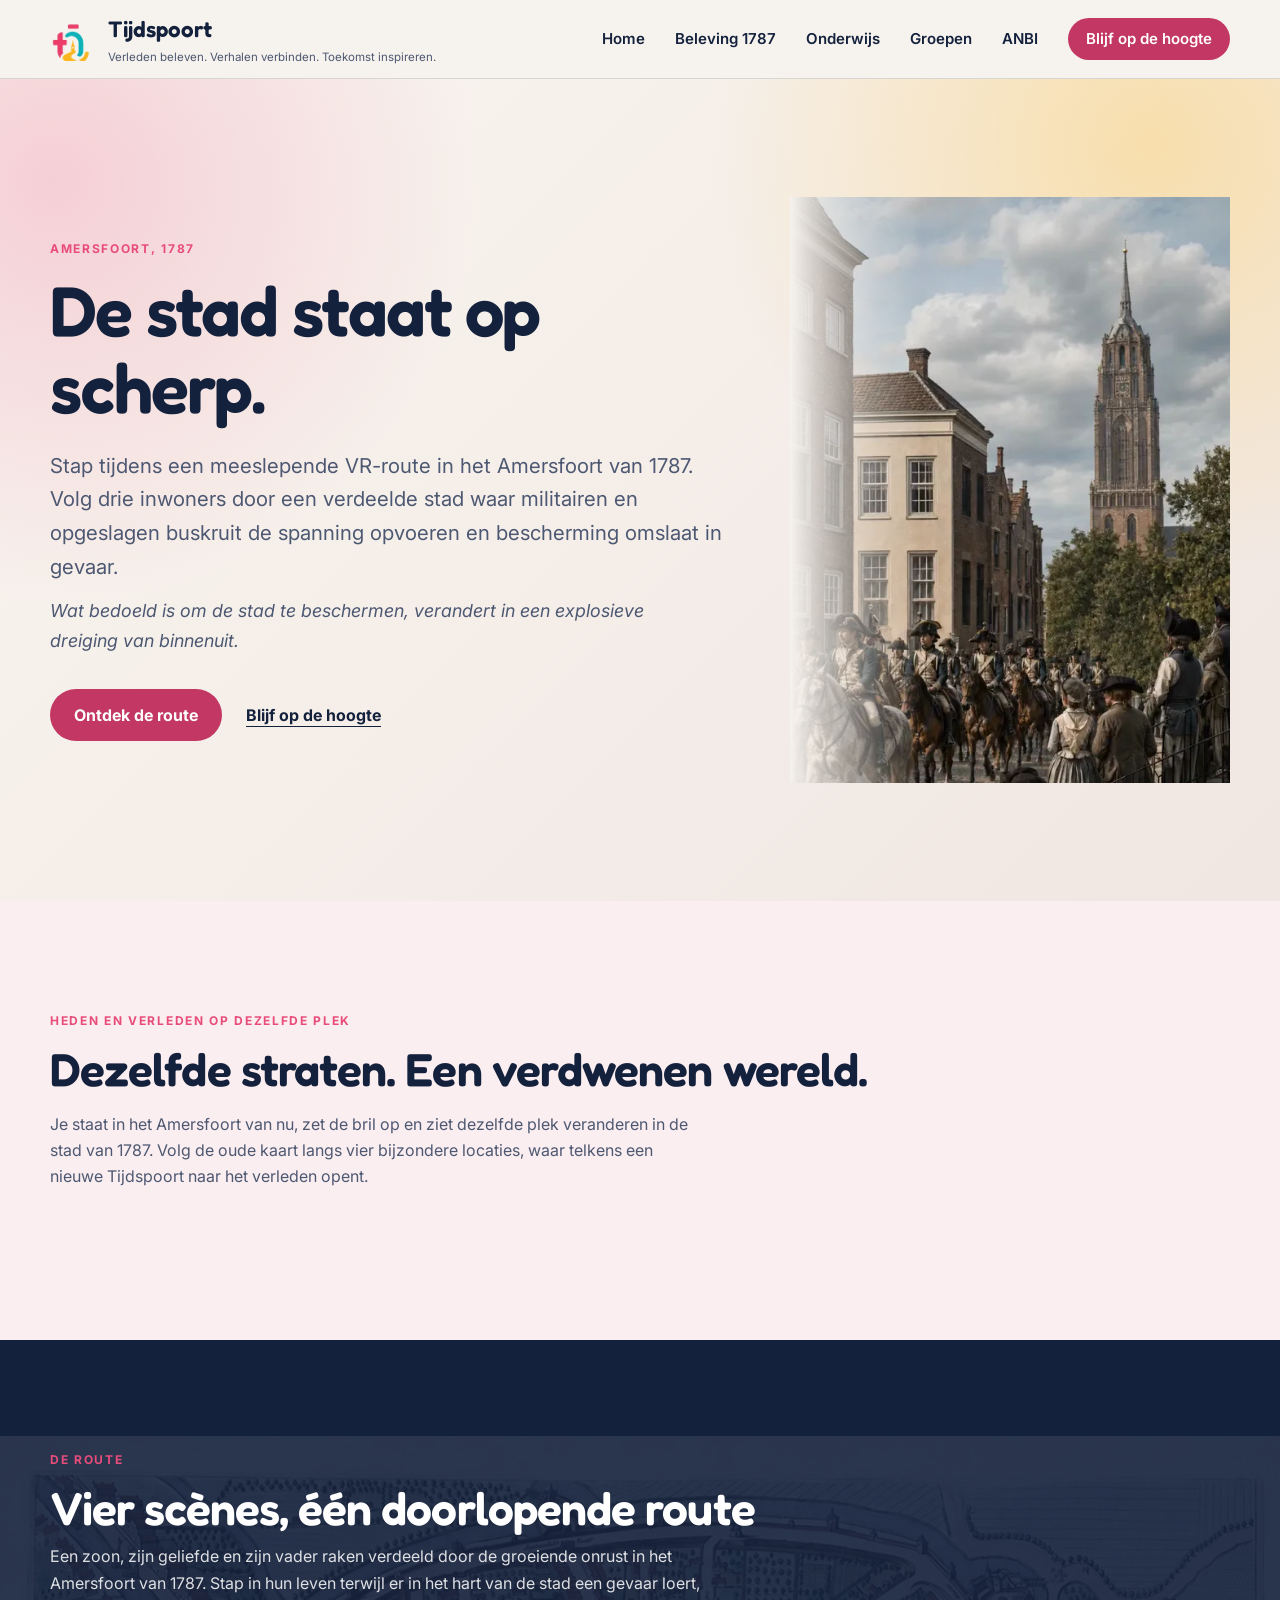
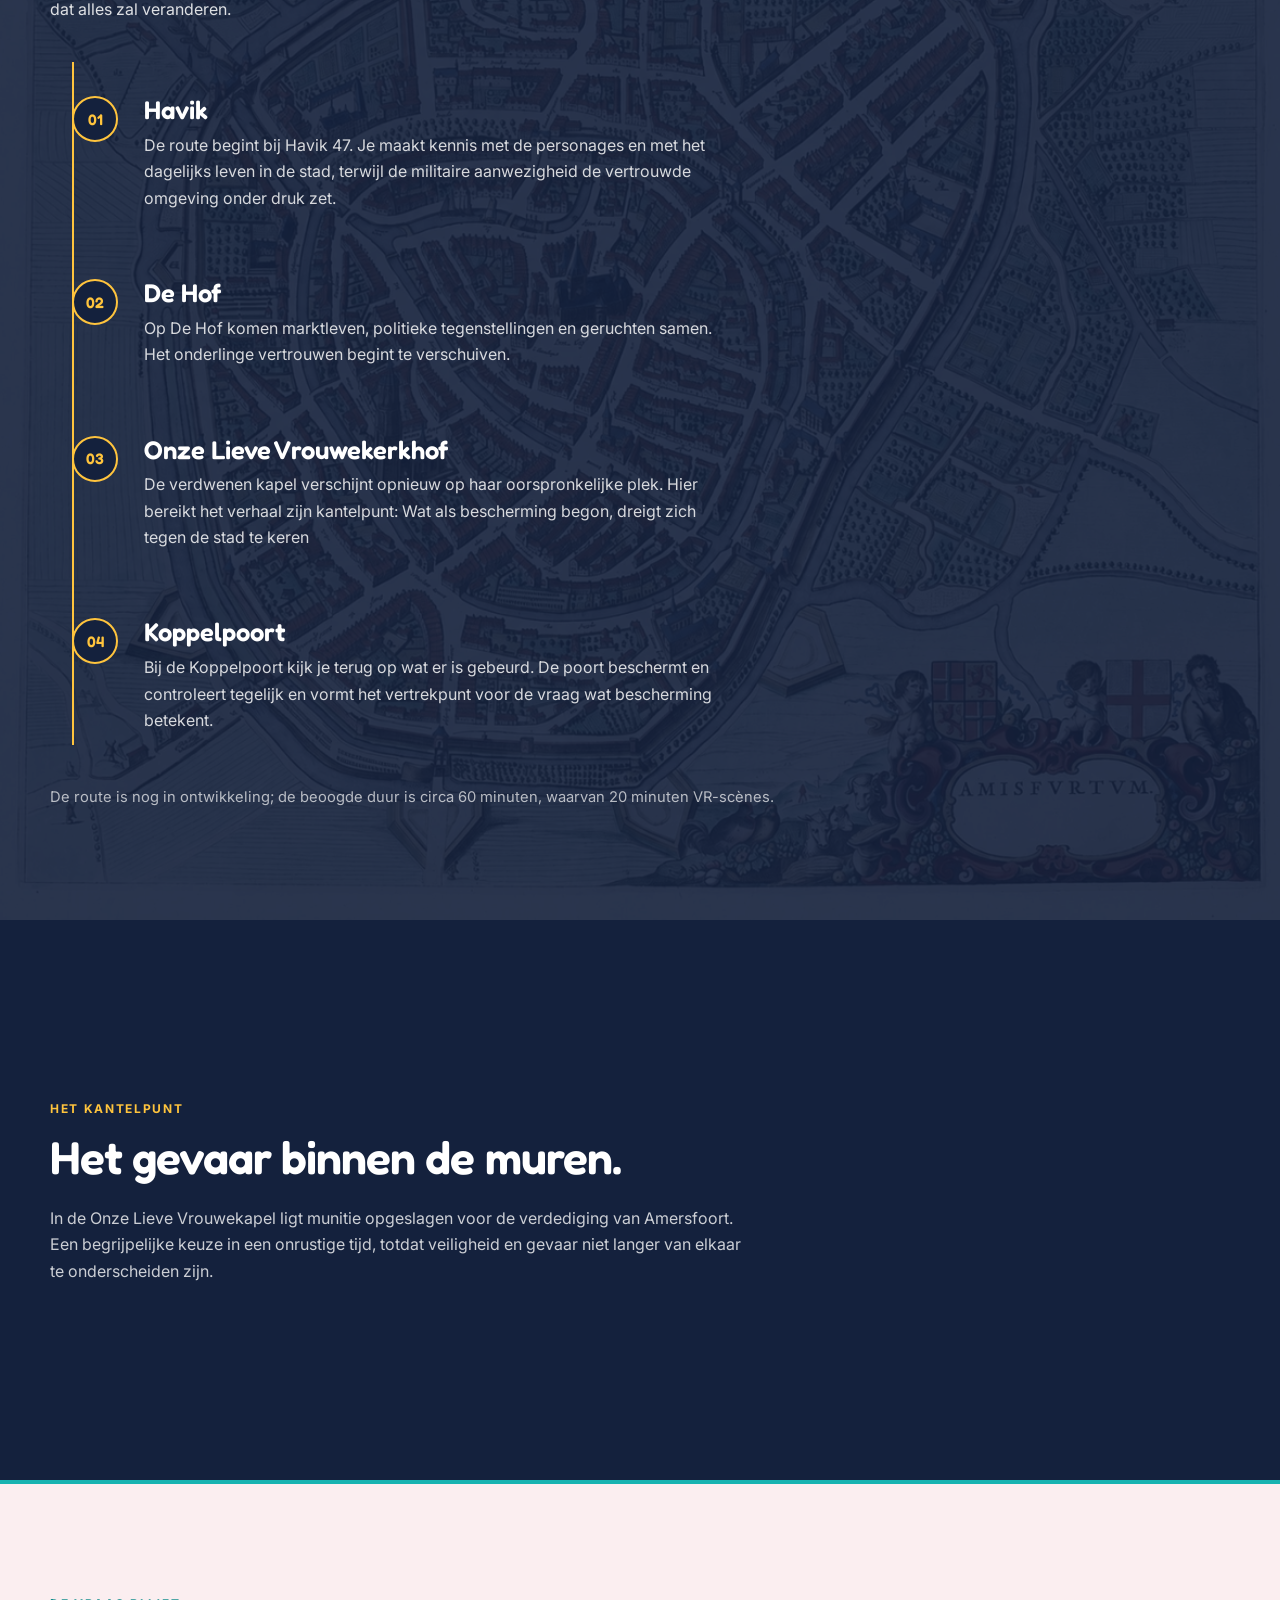
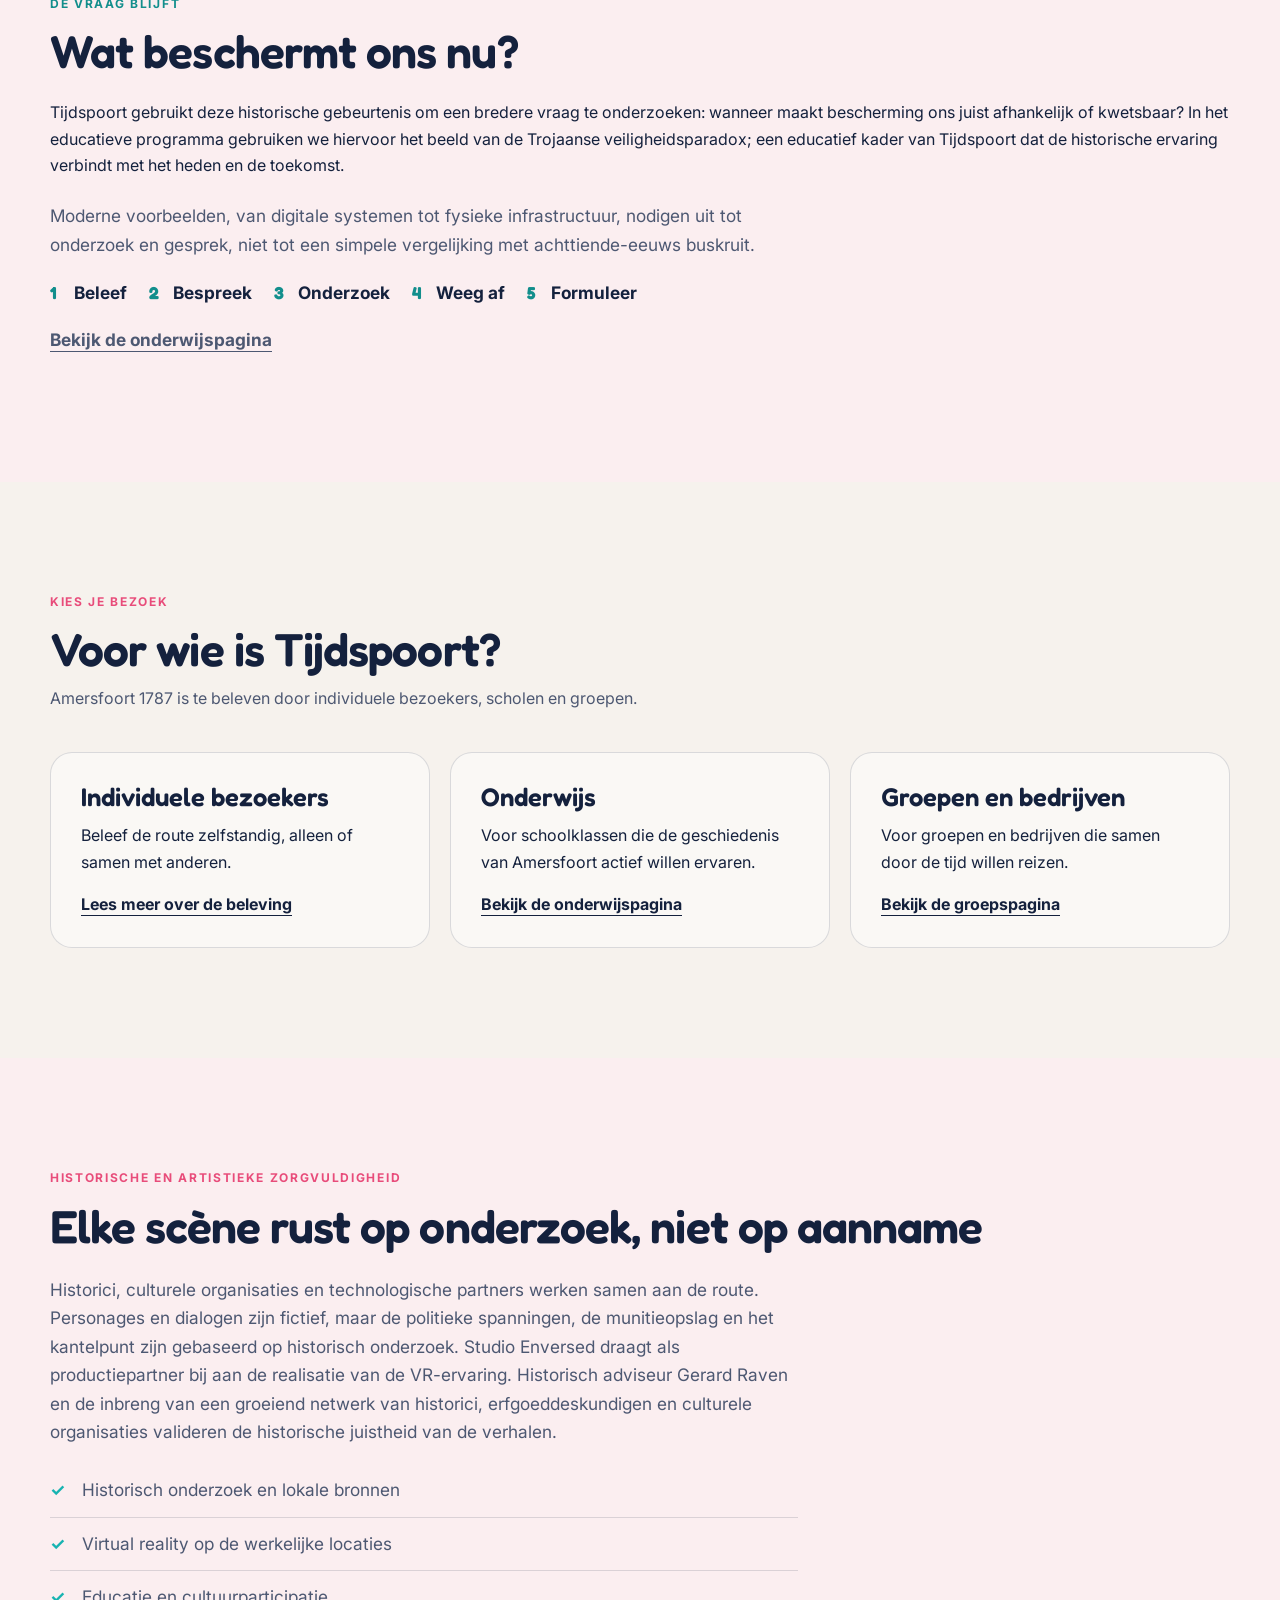
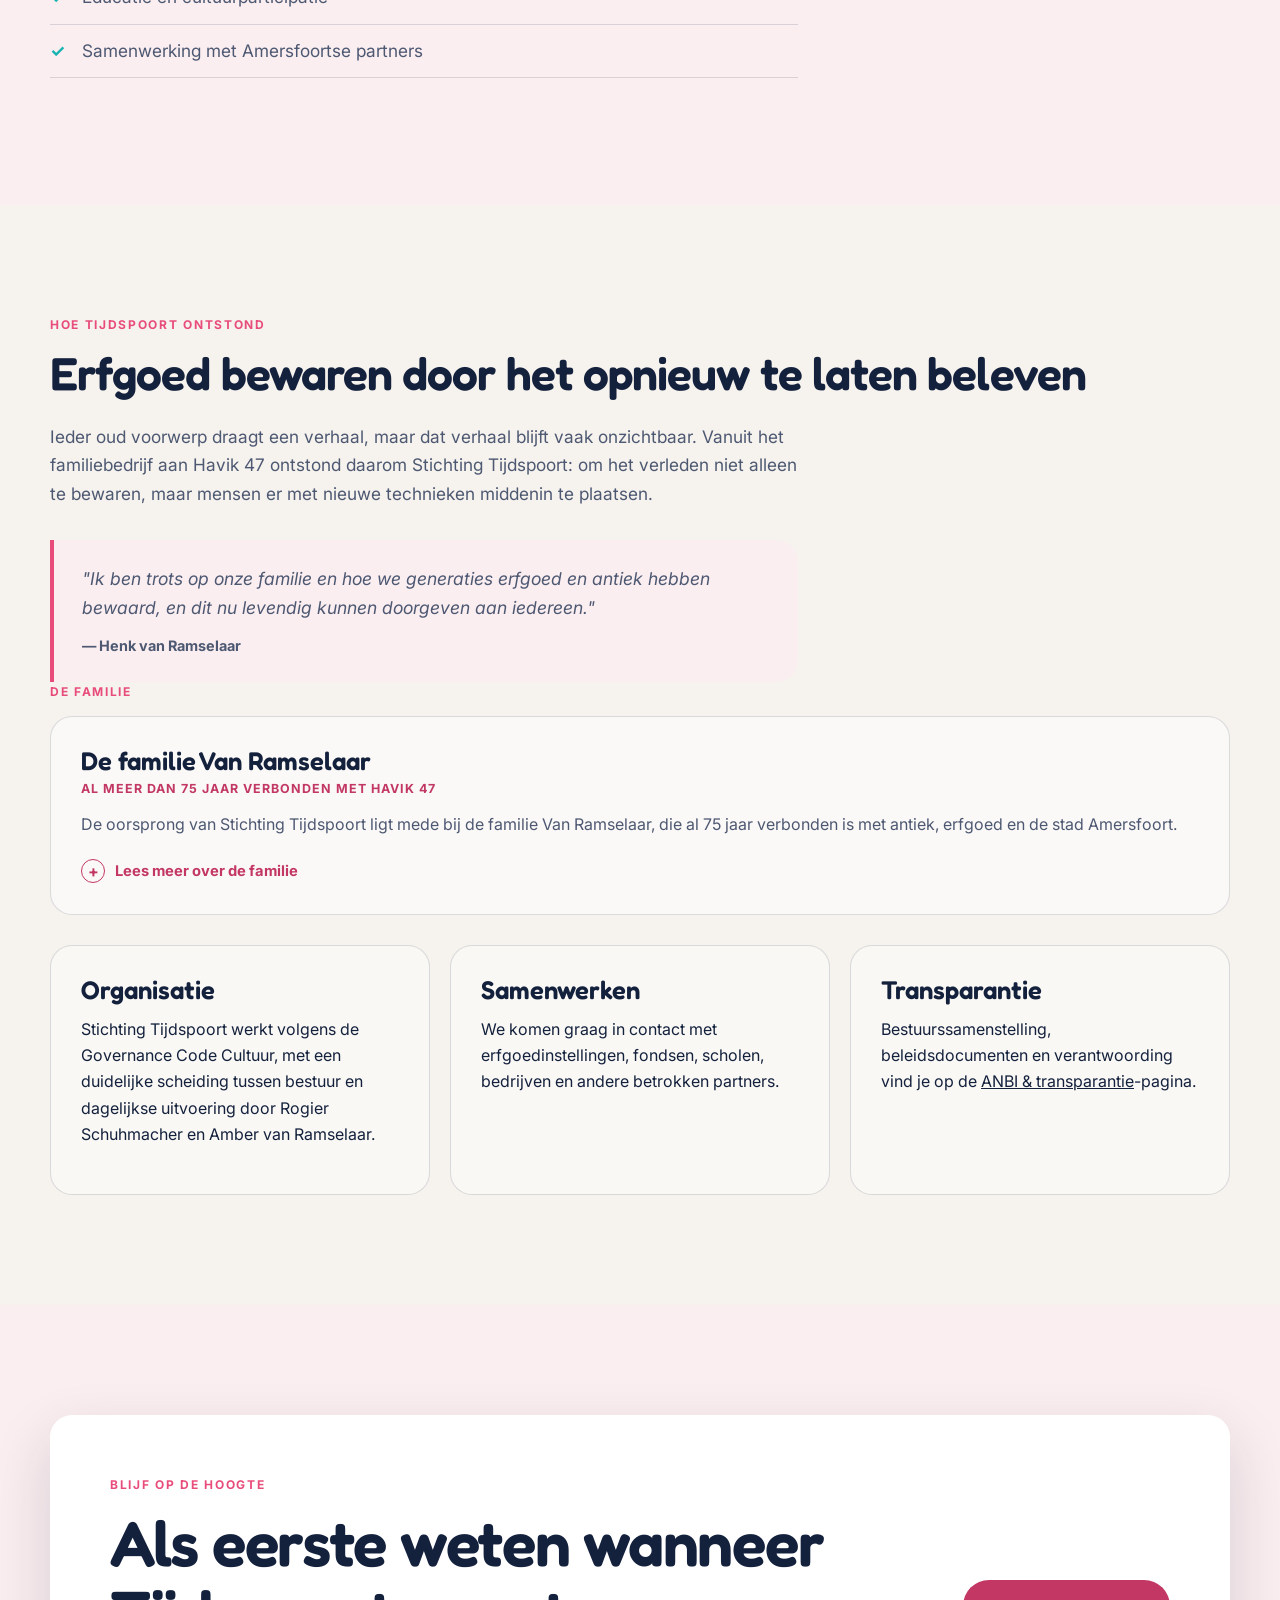
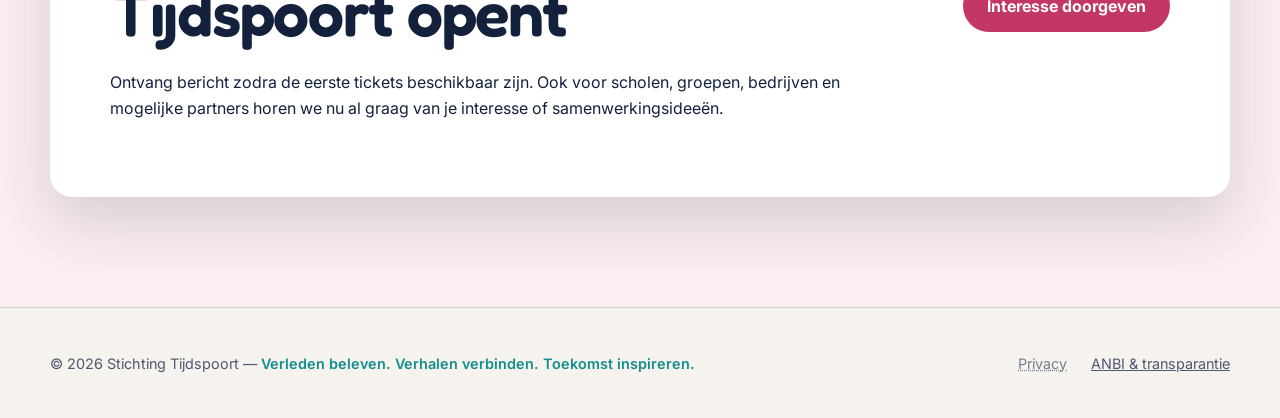
<file: index.html>
<!DOCTYPE html>
<html lang="nl">
<head>
  <meta charset="UTF-8">
  <meta name="viewport" content="width=device-width, initial-scale=1.0">
  <meta name="description" content="Stichting Tijdspoort laat Amersfoort in 1787 herleven op de plek waar de geschiedenis zich afspeelde: vier locaties, één verhaal en de vraag wat ons nu beschermt.">
  <title>Stichting Tijdspoort | Amersfoort 1787 op locatie beleven</title>
  <link rel="icon" type="image/png" href="assets/images/logo-icon.png">
  <link rel="preconnect" href="https://fonts.googleapis.com">
  <link rel="preconnect" href="https://fonts.gstatic.com" crossorigin>
  <link href="https://fonts.googleapis.com/css2?family=Fredoka:wght@500;600;700&family=Inter:wght@400;500;600;700&display=swap" rel="stylesheet">
  <link rel="stylesheet" href="css/style.css?v=__ASSET_VERSION__">
  <script src="js/main.js" defer></script>
</head>

<body class="page-home">
  <a class="skip-link" href="#main-content">Ga naar de inhoud</a>

  <header class="site-header">
    <div class="container header-inner">
      <a class="logo" href="index.html" aria-label="Stichting Tijdspoort">
        <span class="logo-mark"><img src="assets/images/logo-icon.png" alt=""></span>
        <span>
          <strong>Tijdspoort</strong>
          <small>Verleden beleven. Verhalen verbinden. Toekomst inspireren.</small>
        </span>
      </a>

      <button class="menu-button" type="button" aria-expanded="false" aria-controls="main-nav">
        Menu
      </button>

      <nav id="main-nav" class="main-nav" aria-label="Hoofdnavigatie">
        <a href="index.html">Home</a>
        <a href="beleving-1787.html">Beleving 1787</a>
        <a href="onderwijs.html">Onderwijs</a>
        <a href="groepen-bedrijven.html">Groepen</a>
        <a href="anbi.html">ANBI</a>
        <a class="button button-small" href="mailto:info@tijdspoort.nl?subject=Belangstelling%20Tijdspoort">Blijf op de hoogte</a>
      </nav>
    </div>
  </header>

  <main id="main-content">
    <section id="home" class="hero">
      <div class="container hero-layout">
        <div class="hero-content">
          <p class="eyebrow">Amersfoort, 1787</p>
          <h1>De stad staat op scherp.</h1>
          <p class="hero-text">
            Stap tijdens een meeslepende VR-route in het Amersfoort van 1787. 
            Volg drie inwoners door een verdeelde stad waar militairen en opgeslagen buskruit de spanning opvoeren en bescherming omslaat in gevaar.
          </p>
          <p class="hero-lead"><em>Wat bedoeld is om de stad te beschermen, verandert in een explosieve dreiging van binnenuit.</em></p>
          <div class="hero-actions">
            <a class="button" href="#route">Ontdek de route</a>
            <a class="text-link" href="mailto:info@tijdspoort.nl?subject=Belangstelling%20Tijdspoort">Blijf op de hoogte</a>
          </div>
        </div>
        <div class="hero-media">
          <video
            data-hero-video
            poster="assets/images/hero/tijdspoort-hero-1787-poster.webp"
            preload="none"
            muted
            playsinline
            aria-hidden="true"
          >
            <source src="assets/video/tijdspoort-hero-1787.mp4" type="video/mp4">
          </video>
        </div>
      </div>
    </section>

    <section id="stad" class="section section-soft">
      <div class="container">
        <p class="eyebrow">Heden en verleden op dezelfde plek</p>
        <div class="section-heading">
          <h2>Dezelfde straten. Een verdwenen wereld.</h2>
          <p></p>
          <p>Je staat in het Amersfoort van nu, zet de bril op en ziet dezelfde plek veranderen in de stad van 1787. Volg de oude kaart langs vier bijzondere locaties, waar telkens een nieuwe Tijdspoort naar het verleden opent.</p>
        </div>
        <div class="prose">
          </p>
        </div>
      </div>
    </section>

    <section id="route" class="section section-dark">
      <img
        class="route-map-background"
        src="assets/images/tijdvensters/kaart-amersfoort-historisch.webp"
        alt=""
        aria-hidden="true"
        loading="lazy"
        decoding="async"
      >

      <div class="container">
        <p class="eyebrow">De route</p>
        <div class="section-heading">
          <h2>Vier scènes, één doorlopende route</h2>
          <p>
            Een zoon, zijn geliefde en zijn vader raken verdeeld door de groeiende onrust in het Amersfoort van 1787.
            Stap in hun leven terwijl er in het hart van de stad een gevaar loert, dat alles zal veranderen.
          </p>
        </div>

        <div class="route">
          <div class="route-line"><div class="route-line-fill"></div></div>

          <article class="route-scene" data-route-scene>
            <span class="route-scene-number">01</span>
            <div class="route-scene-body">
              <h3>Havik</h3>
              <p>
                De route begint bij Havik 47. Je maakt kennis met de personages en met het
                dagelijks leven in de stad, terwijl de militaire aanwezigheid de vertrouwde
                omgeving onder druk zet.
              </p>
            </div>
          </article>

          <article class="route-scene" data-route-scene>
            <span class="route-scene-number">02</span>
            <div class="route-scene-body">
              <h3>De Hof</h3>
              <p>
                Op De Hof komen marktleven, politieke tegenstellingen en geruchten samen.
                Het onderlinge vertrouwen begint te verschuiven.
              </p>
            </div>
          </article>

          <article class="route-scene" data-route-scene>
            <span class="route-scene-number">03</span>
            <div class="route-scene-body">
              <h3>Onze Lieve Vrouwekerkhof</h3>
              <p>
                De verdwenen kapel verschijnt opnieuw op haar oorspronkelijke plek. Hier
                bereikt het verhaal zijn kantelpunt: Wat als bescherming begon, dreigt zich tegen de stad te keren
              </p>
            </div>
          </article>

          <article class="route-scene" data-route-scene>
            <span class="route-scene-number">04</span>
            <div class="route-scene-body">
              <h3>Koppelpoort</h3>
              <p>
                Bij de Koppelpoort kijk je terug op wat er is gebeurd. De poort beschermt
                en controleert tegelijk en vormt het vertrekpunt voor de vraag wat
                bescherming betekent.
              </p>
            </div>
          </article>
        </div>

        <p class="route-meta">De route is nog in ontwikkeling; de beoogde duur is circa 60 minuten, waarvan 20 minuten VR-scènes.</p>
      </div>
    </section>

    <section id="kantelpunt" class="turning-point">
      <div class="container">
        <div class="turning-point-inner">
          <p class="eyebrow">Het kantelpunt</p>
          <h2>Het gevaar binnen de muren.</h2>
          <p class="turning-point-prose">
            In de Onze Lieve Vrouwekapel ligt munitie opgeslagen voor de verdediging van Amersfoort. Een begrijpelijke keuze in een onrustige tijd, totdat veiligheid en gevaar niet langer van elkaar te onderscheiden zijn.
          </p>
        </div>
      </div>
    </section>

    <section id="veiligheidsparadox" class="section reflection">
      <div class="container split-layout">
        <div>
          <p class="eyebrow">De vraag blijft</p>
          <h2>Wat beschermt ons nu?</h2>
          <p>
            Tijdspoort gebruikt deze historische gebeurtenis om een bredere vraag te
            onderzoeken: wanneer maakt bescherming ons juist afhankelijk of kwetsbaar? In
            het educatieve programma gebruiken we hiervoor het beeld van de Trojaanse
            veiligheidsparadox; een educatief kader van Tijdspoort dat de historische ervaring verbindt met het heden en de toekomst.
          </p>
        </div>
        <div class="prose">
          <p>
            Moderne voorbeelden, van digitale systemen tot fysieke infrastructuur, nodigen uit tot onderzoek en gesprek, niet tot een simpele vergelijking met achttiende-eeuws buskruit.
          </p>
          <ol class="reflection-steps">
            <li>Beleef</li>
            <li>Bespreek</li>
            <li>Onderzoek</li>
            <li>Weeg af</li>
            <li>Formuleer</li>
          </ol>
          <p style="margin-top: 18px;"><a class="text-link" href="onderwijs.html">Bekijk de onderwijspagina</a></p>
        </div>
      </div>
    </section>

    <section id="bezoek" class="section">
      <div class="container">
        <p class="eyebrow">Kies je bezoek</p>
        <div class="section-heading">
          <h2>Voor wie is Tijdspoort?</h2>
          <p>Amersfoort 1787 is te beleven door individuele bezoekers, scholen en groepen.</p>
        </div>

        <div class="info-grid">
          <div>
            <h3>Individuele bezoekers</h3>
            <p>Beleef de route zelfstandig, alleen of samen met anderen.</p>
            <a class="text-link" href="beleving-1787.html">Lees meer over de beleving</a>
          </div>
          <div>
            <h3>Onderwijs</h3>
            <p>Voor schoolklassen die de geschiedenis van Amersfoort actief willen ervaren.</p>
            <a class="text-link" href="onderwijs.html">Bekijk de onderwijspagina</a>
          </div>
          <div>
            <h3>Groepen en bedrijven</h3>
            <p>Voor groepen en bedrijven die samen door de tijd willen reizen.</p>
            <a class="text-link" href="groepen-bedrijven.html">Bekijk de groepspagina</a>
          </div>
        </div>
      </div>
    </section>

    <section id="erfgoed" class="section section-soft">
      <div class="container split-layout">
        <div>
          <p class="eyebrow">Historische en artistieke zorgvuldigheid</p>
          <h2>Elke scène rust op onderzoek, niet op aanname</h2>
        </div>
        <div class="prose">
          <p>
            Historici, culturele organisaties en technologische partners werken samen aan
            de route. Personages en dialogen zijn fictief, maar de politieke spanningen,
            de munitieopslag en het kantelpunt zijn gebaseerd op historisch onderzoek.
            Studio Enversed draagt als productiepartner bij aan de realisatie van de VR-ervaring.
            Historisch adviseur Gerard Raven en de inbreng van een groeiend netwerk van historici, erfgoeddeskundigen en culturele organisaties valideren de historische juistheid van de verhalen.
          </p>
          <ul class="check-list">
            <li>Historisch onderzoek en lokale bronnen</li>
            <li>Virtual reality op de werkelijke locaties</li>
            <li>Educatie en cultuurparticipatie</li>
            <li>Samenwerking met Amersfoortse partners</li>
          </ul>
        </div>
      </div>
    </section>

    <section id="ontstaan" class="section">
      <div class="container split-layout">
        <div>
          <p class="eyebrow">Hoe Tijdspoort ontstond</p>
          <h2>Erfgoed bewaren door het opnieuw te laten beleven</h2>
        </div>
        <div class="prose">
          <p>
           Ieder oud voorwerp draagt een verhaal, maar dat verhaal blijft vaak onzichtbaar. 
           Vanuit het familiebedrijf aan Havik 47 ontstond daarom Stichting Tijdspoort: om het verleden niet alleen te bewaren, maar mensen er met nieuwe technieken middenin te plaatsen.
          </p>
          <blockquote class="quote">
            "Ik ben trots op onze familie en hoe we generaties erfgoed en antiek hebben bewaard,
            en dit nu levendig kunnen doorgeven aan iedereen."
            <cite>— Henk van Ramselaar</cite>
          </blockquote>
        </div>
      </div>

      <div class="container">
        <div class="container family-container"></div>
        <div class="family-section">
          <p class="eyebrow">De familie</p>
          <div class="person-card family-card">
            <h3>De familie Van Ramselaar</h3>
            <span class="person-role">Al meer dan 75 jaar verbonden met Havik 47</span>
            <p>
              De oorsprong van Stichting Tijdspoort ligt mede bij de familie Van Ramselaar,
              die al 75 jaar verbonden is met antiek, erfgoed en de stad Amersfoort.
            </p>
            <details class="family-more">
              <summary>Lees meer over de familie</summary>
              <div class="family-more-content">
                <p>
                  In 1950 richtte Gerardus van Ramselaar Firma G. van Ramselaar &amp; Zonen op.
                  Zijn zoons Gerard en Henk namen het familiebedrijf over en bouwden het
                  gezamenlijk verder uit. Beiden waren van even groot belang voor het behoud van
                  de zaak, het opgebouwde vakmanschap en de bijzondere collectie. Met hun kennis
                  van antiek, kunst, sieraden en historische voorwerpen hielden zij niet alleen
                  een onderneming in stand, maar ook een tastbare verbinding met het verleden.
                </p>
                <p>
                  De broers waren daarnaast nauw verbonden met het Amersfoortse voetbal. Gerard
                  – binnen de familie bekend als Muus – speelde in lokale elftallen. Henk bouwde
                  een markante loopbaan op in het betaalde voetbal en kwam als onverzettelijke
                  verdediger uit voor HVC, RCH, Blauw-Wit en SC Amersfoort. Hij speelde bij RCH
                  samen met Johan Neeskens en werd later landelijk bekend door de langste
                  schorsing uit de geschiedenis van het Nederlandse profvoetbal. Na zijn
                  voetbalcarrière bleef hij actief als antiquair en beëdigd taxateur.
                </p>
                <p>
                  Het monumentale pand aan Havik 47 vormt de thuisbasis van deze
                  familiegeschiedenis. Het rijksmonument, historisch bekend als
                  <strong>Het Verdwaalde Schaap</strong>, staat aan de voormalige middeleeuwse
                  haven van Amersfoort. Hier komen de geschiedenis van de stad, het pand en drie
                  generaties Van Ramselaar samen.
                </p>
                <p>
                  Stichting Tijdspoort zet deze traditie op eigentijdse wijze voort. Waar
                  Gerardus, Gerard en Henk historische voorwerpen onderzochten, waardeerden,
                  bewaarden en doorgaven, gebruikt Tijdspoort nieuwe technieken om ook de
                  verhalen erachter toegankelijk te maken. Met virtual reality en historische
                  routes brengen we het verleden van Amersfoort opnieuw tot leven.
                </p>
                <p>
                  De middelen veranderen, maar de kern blijft hetzelfde: waardevol erfgoed
                  zorgvuldig bewaren en beleefbaar doorgeven aan volgende generaties.
                </p>
                <img
                  class="family-more-photo"
                  src="assets/images/locaties/havik-47.jpg"
                  alt="Havik 47, het rijksmonument Het Verdwaalde Schaap"
                  loading="lazy"
                  onerror="this.remove()"
                >
              </div>
            </details>
          </div>
        </div>

        <div class="info-grid" style="margin-top: 24px;">
          <div>
            <h3>Organisatie</h3>
            <p>
              Stichting Tijdspoort werkt volgens de Governance Code Cultuur, met een
              duidelijke scheiding tussen bestuur en dagelijkse uitvoering door Rogier
              Schuhmacher en Amber van Ramselaar.
            </p>
          </div>
          <div>
            <h3>Samenwerken</h3>
            <p>
              We komen graag in contact met erfgoedinstellingen, fondsen, scholen,
              bedrijven en andere betrokken partners.
            </p>
          </div>
          <div>
            <h3>Transparantie</h3>
            <p>
              Bestuurssamenstelling, beleidsdocumenten en verantwoording vind je op de
              <a href="anbi.html">ANBI &amp; transparantie</a>-pagina.
            </p>
          </div>
        </div>
      </div>
    </section>

    <section id="tickets" class="section section-soft">
      <div class="container contact-card">
        <div>
          <p class="eyebrow">Blijf op de hoogte</p>
          <h2>Als eerste weten wanneer Tijdspoort opent</h2>
          <p>
            Ontvang bericht zodra de eerste tickets beschikbaar zijn. Ook voor scholen,
            groepen, bedrijven en mogelijke partners horen we nu al graag van je interesse
            of samenwerkingsideeën.
          </p>
        </div>
        <a class="button" href="mailto:info@tijdspoort.nl">Interesse doorgeven</a>
      </div>
    </section>
  </main>

  <footer class="site-footer">
    <div class="container footer-inner">
      <p>
        © <span id="current-year"></span> Stichting Tijdspoort —
        <span class="footer-tagline">Verleden beleven. Verhalen verbinden. Toekomst inspireren.</span>
      </p>
      <div>
        <a class="footer-link-placeholder" href="#" aria-disabled="true" title="Binnenkort beschikbaar">Privacy</a>
        <a href="anbi.html">ANBI &amp; transparantie</a>
      </div>
    </div>
  </footer>
</body>
</html>
</file>
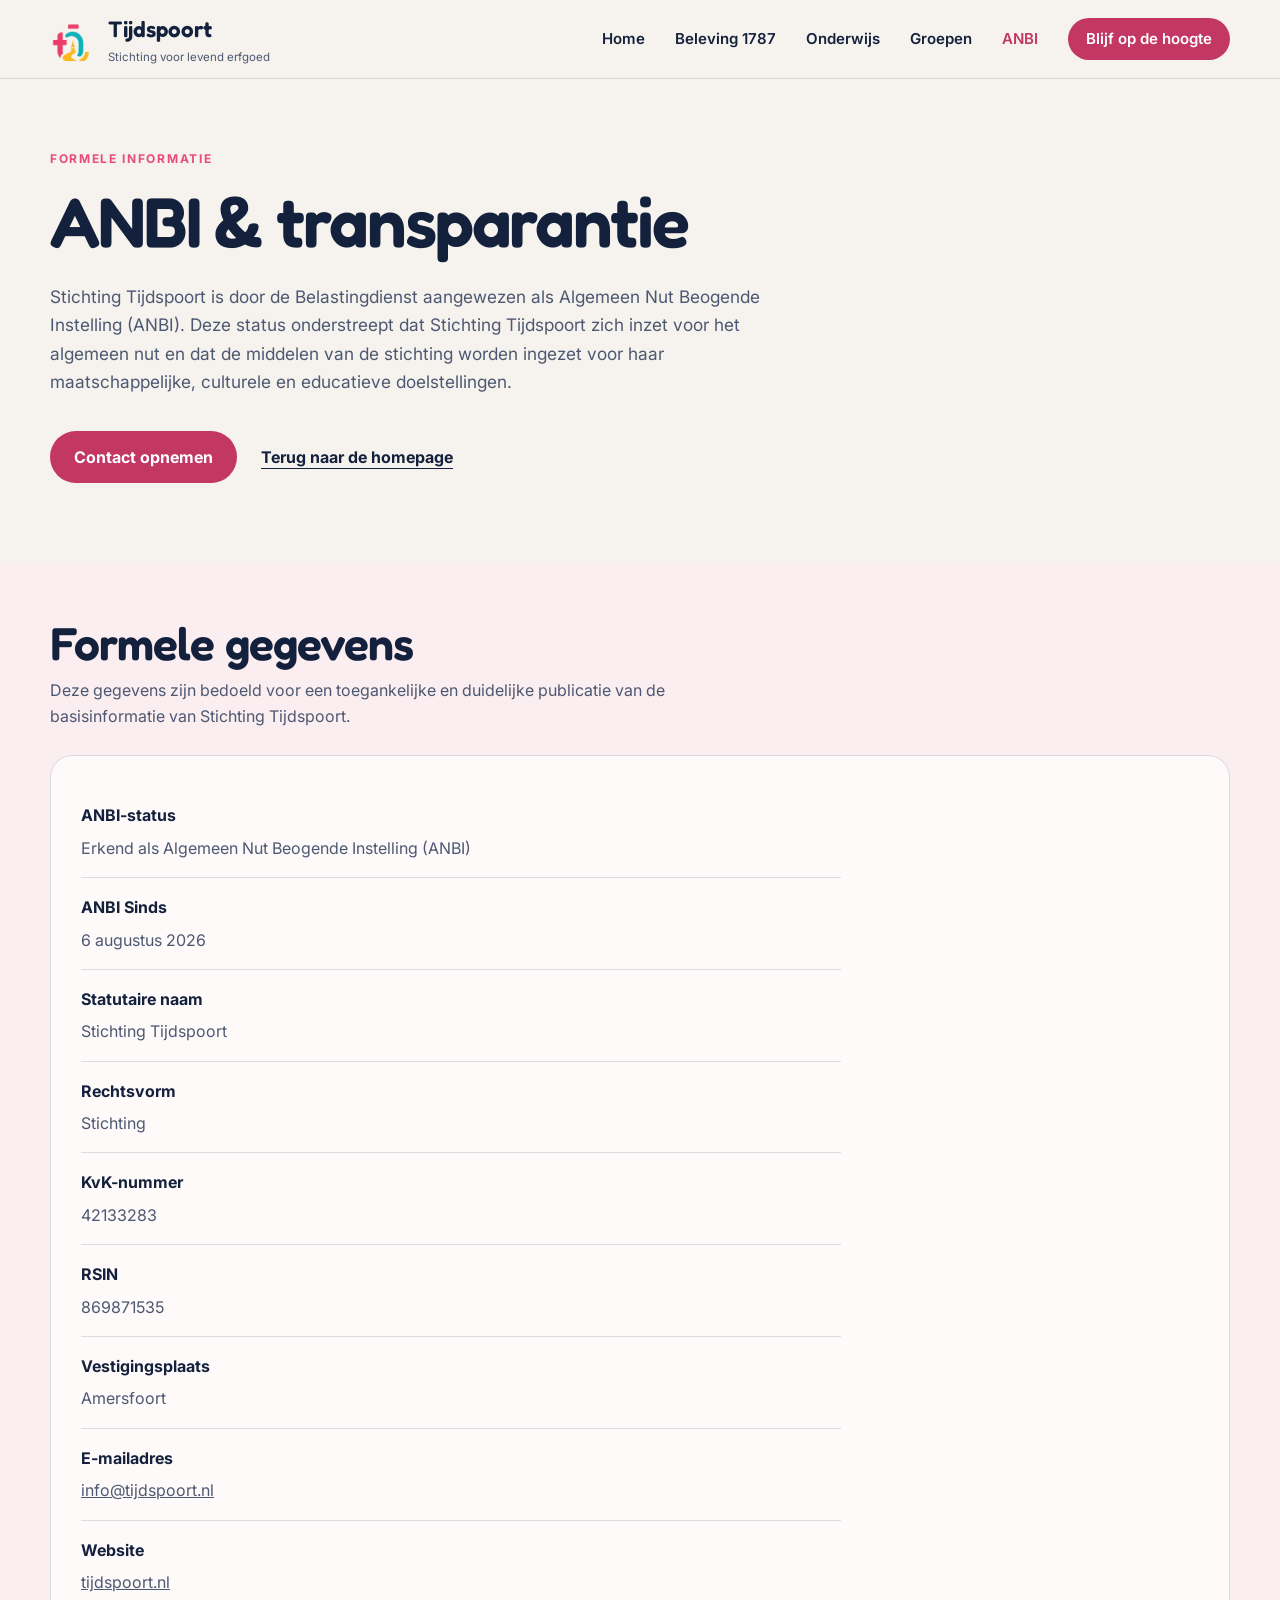
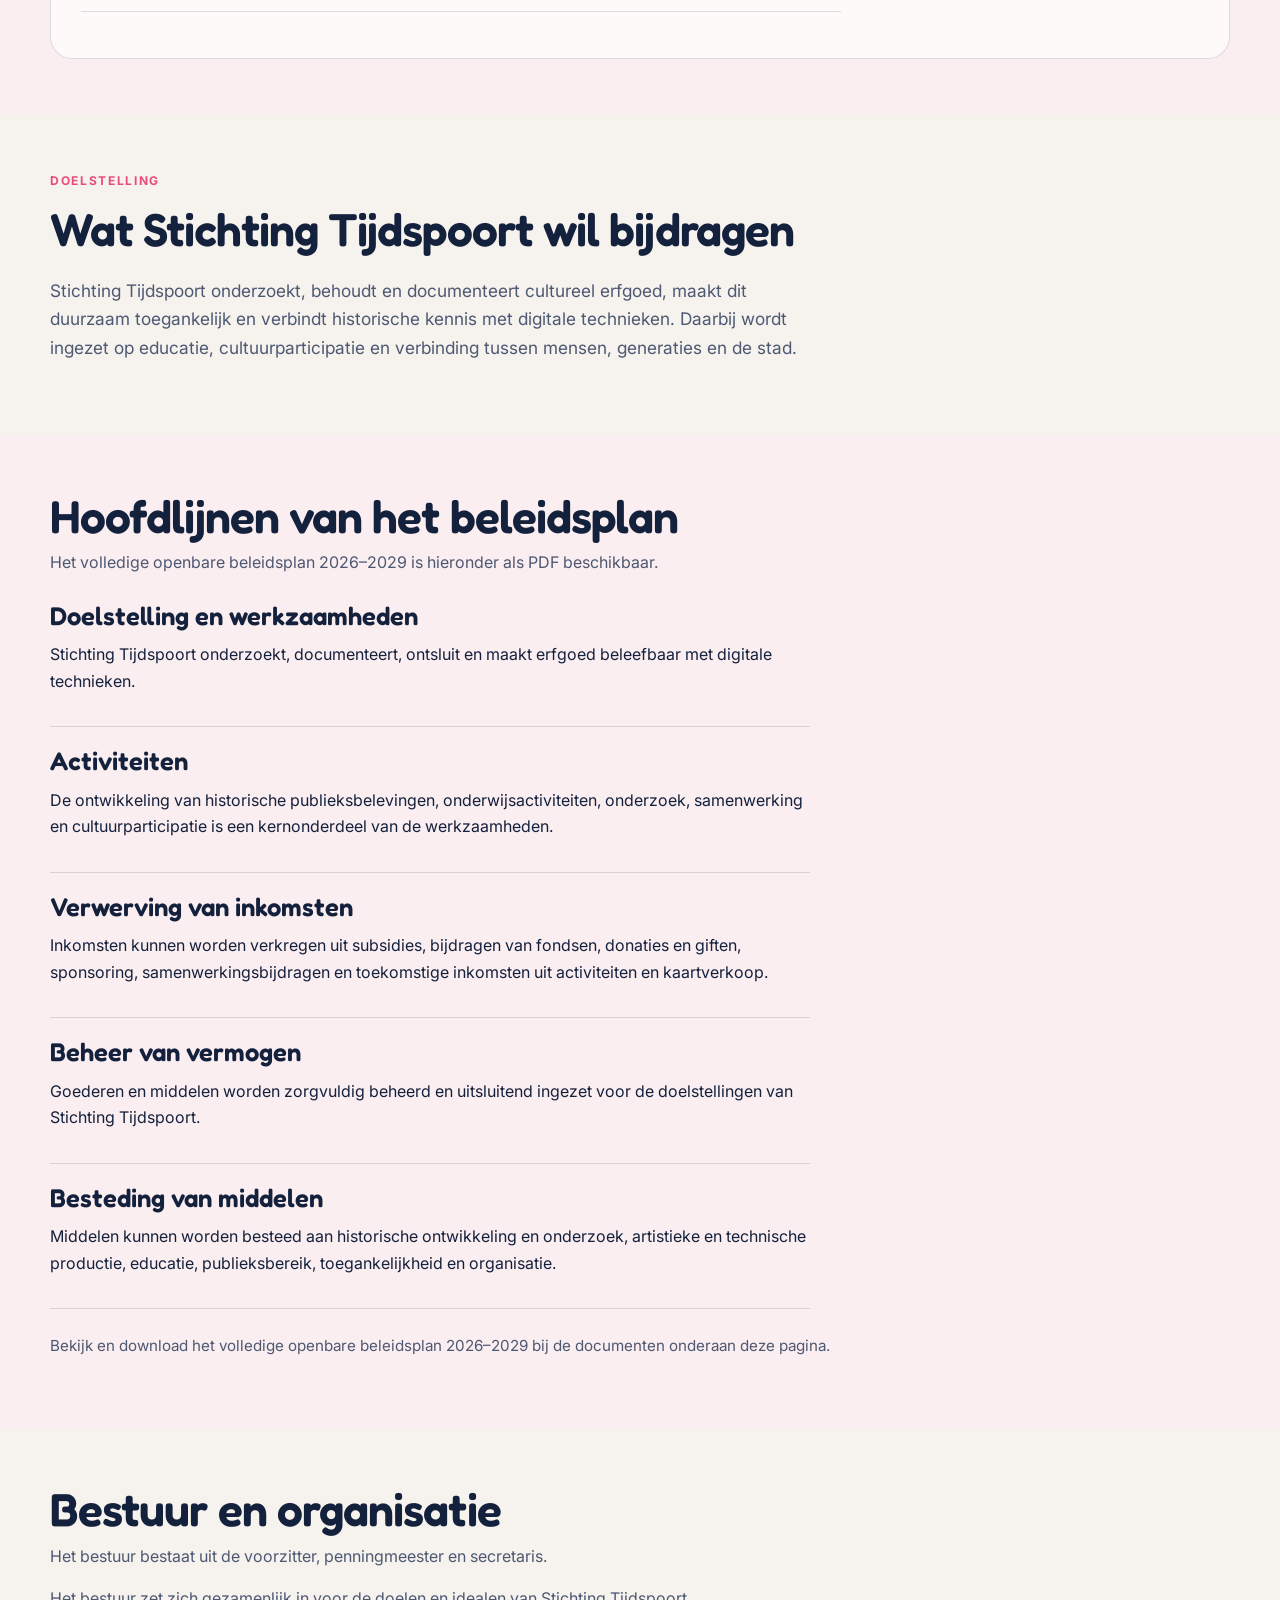
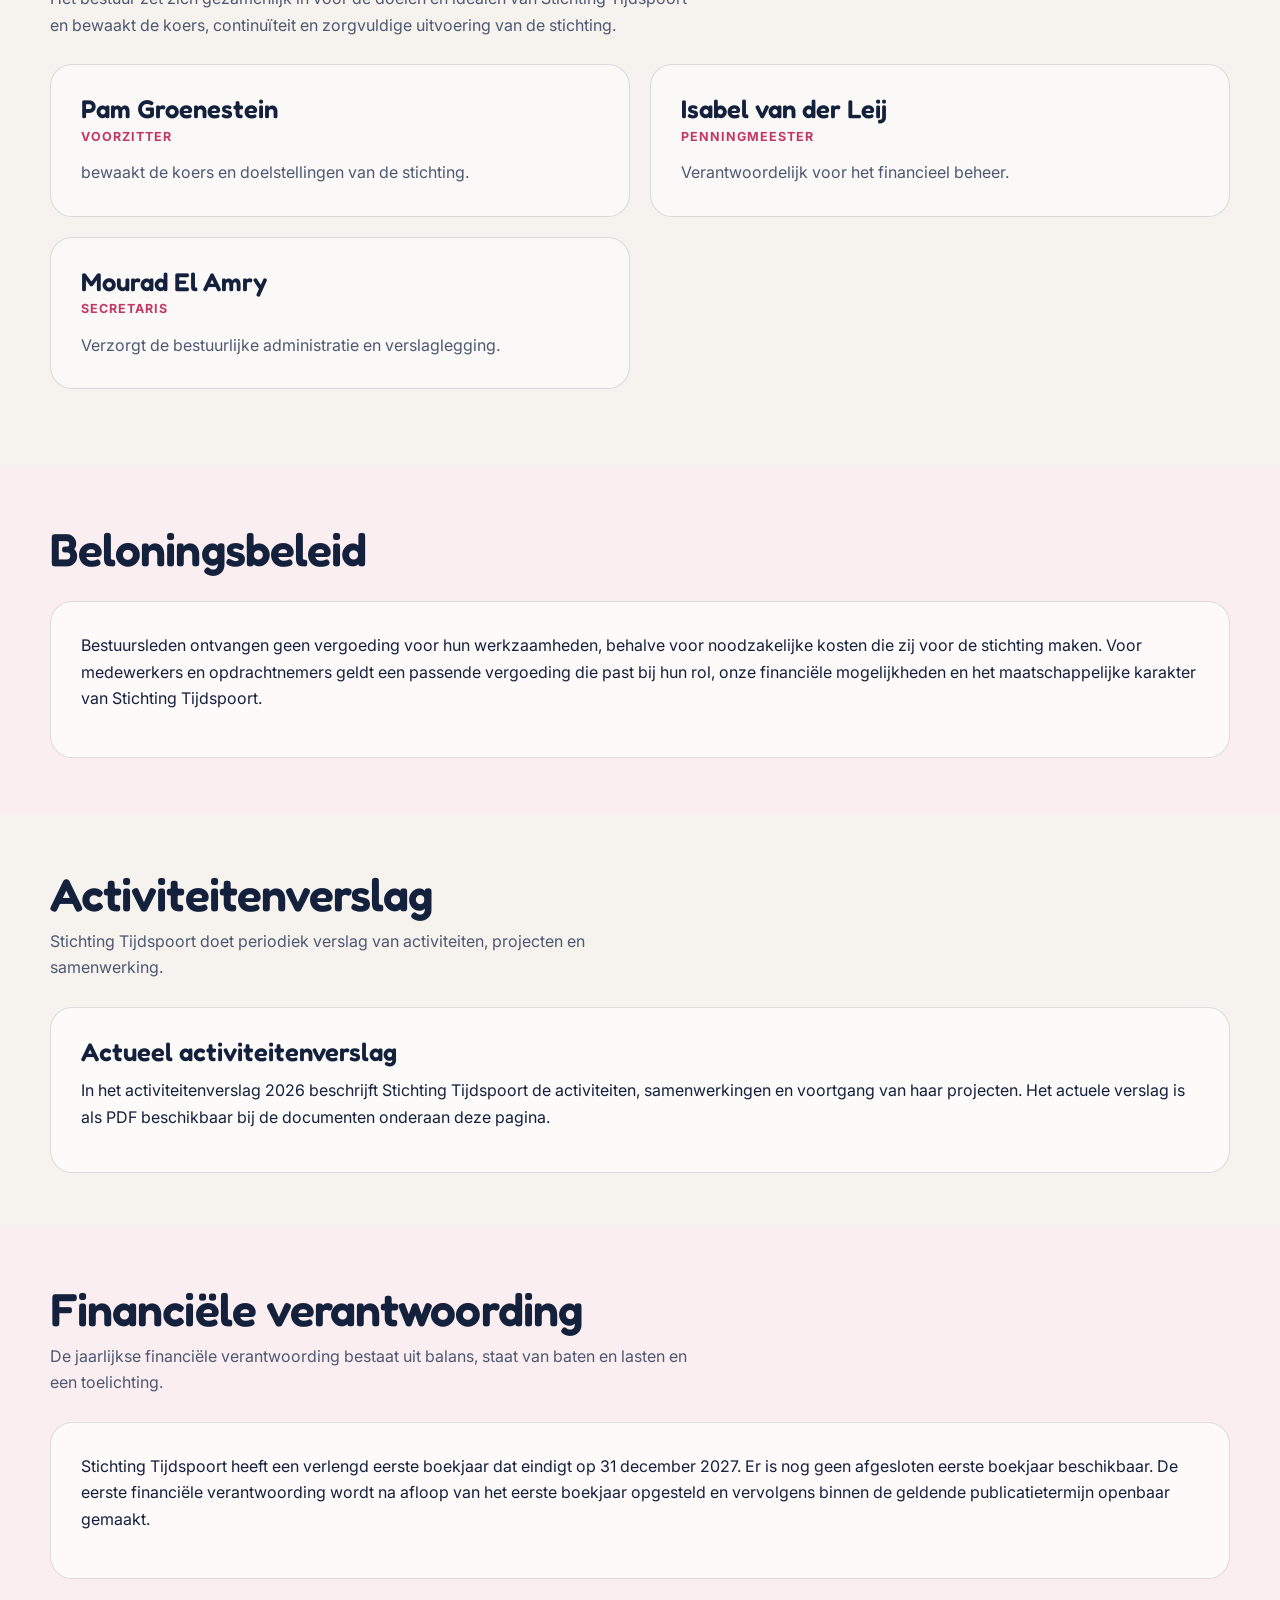
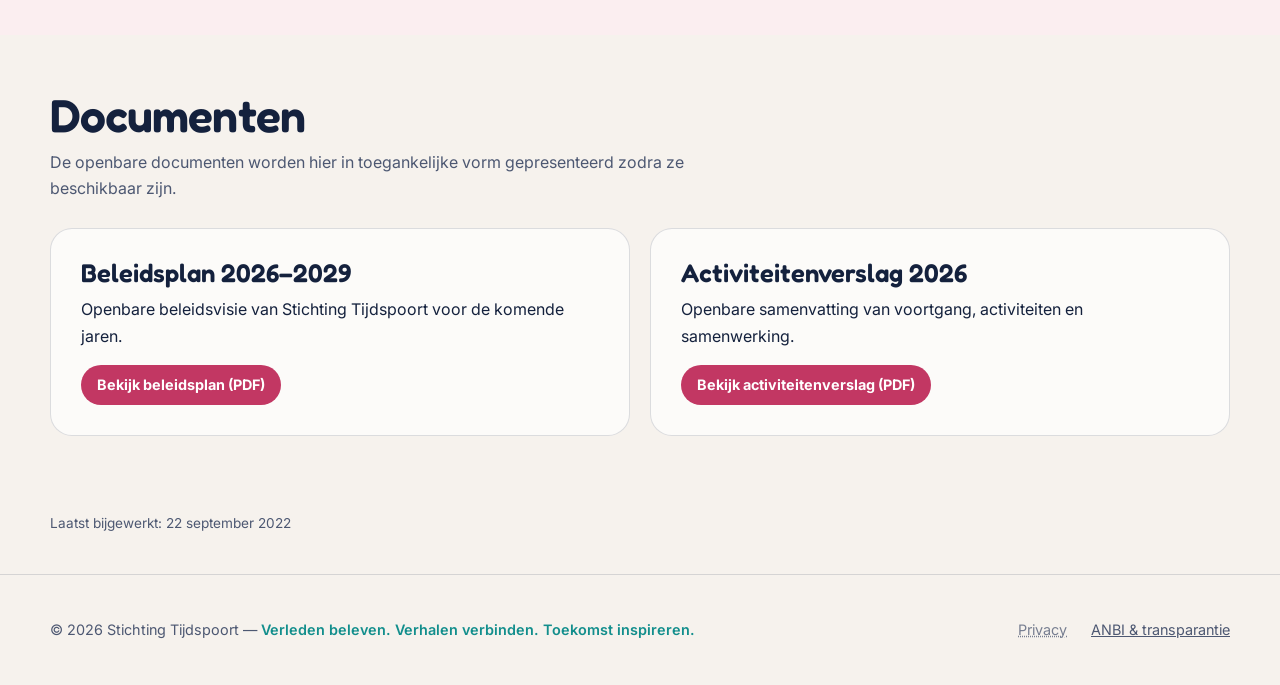
<file: anbi.html>
<!DOCTYPE html>
<html lang="nl">
<head>
  <meta charset="UTF-8">
  <meta name="viewport" content="width=device-width, initial-scale=1.0">
  <meta name="description" content="ANBI- en transparantiepagina van Stichting Tijdspoort met formele gegevens, beleidslijnen, bestuur en openbare documenten.">
  <title>ANBI & transparantie | Stichting Tijdspoort</title>
  <link rel="icon" type="image/png" href="assets/images/logo-icon.png">
  <link rel="preconnect" href="https://fonts.googleapis.com">
  <link rel="preconnect" href="https://fonts.gstatic.com" crossorigin>
  <link href="https://fonts.googleapis.com/css2?family=Fredoka:wght@500;600;700&family=Inter:wght@400;500;600;700&display=swap" rel="stylesheet">
  <link rel="stylesheet" href="css/style.css?v=__ASSET_VERSION__">  
  <script src="js/main.js" defer></script>
</head>
<body class="page-anbi">
  <a class="skip-link" href="#main-content">Ga naar de inhoud</a>

  <header class="site-header">
    <div class="container header-inner">
      <a class="logo" href="index.html" aria-label="Stichting Tijdspoort">
        <span class="logo-mark"><img src="assets/images/logo-icon.png" alt=""></span>
        <span>
          <strong>Tijdspoort</strong>
          <small>Stichting voor levend erfgoed</small>
        </span>
      </a>

      <button class="menu-button" type="button" aria-expanded="false" aria-controls="main-nav">
        Menu
      </button>

      <nav id="main-nav" class="main-nav" aria-label="Hoofdnavigatie">
        <a href="index.html">Home</a>
        <a href="beleving-1787.html">Beleving 1787</a>
        <a href="onderwijs.html">Onderwijs</a>
        <a href="groepen-bedrijven.html">Groepen</a>
        <a class="is-active" href="anbi.html">ANBI</a>
        <a class="button button-small" href="mailto:info@tijdspoort.nl">Blijf op de hoogte</a>
      </nav>
    </div>
  </header>

  <main id="main-content">
    <section class="page-hero section">
      <div class="container hero-grid">
        <div>
          <p class="eyebrow">Formele informatie</p>
          <h1>ANBI &amp; transparantie</h1>
          <p class="page-intro" style="max-width: 68ch;">
            Stichting Tijdspoort is door de Belastingdienst aangewezen als Algemeen Nut Beogende Instelling (ANBI). Deze status onderstreept dat Stichting Tijdspoort zich inzet voor het algemeen nut en dat de middelen van de stichting worden ingezet voor haar maatschappelijke, culturele en educatieve doelstellingen.
          </p>
          <div class="hero-actions">
            <a class="button" href="mailto:info@tijdspoort.nl">Contact opnemen</a>
            <a class="text-link" href="index.html">Terug naar de homepage</a>
          </div>
        </div>
      </div>
    </section>

    <section class="page-section section-soft">
      <div class="container">
        <div class="section-heading">
          <h2>Formele gegevens</h2>
          <p>Deze gegevens zijn bedoeld voor een toegankelijke en duidelijke publicatie van de basisinformatie van Stichting Tijdspoort.</p>
        </div>

        <div class="page-card">
          <dl class="info-list">
            <div>
              <dt>ANBI-status</dt>
              <dd>Erkend als Algemeen Nut Beogende Instelling (ANBI)</dd>
            </div>
            <div>
              <dt>ANBI Sinds</dt>
              <dd>6 augustus 2026</dd>
            </div>
            <div>
              <dt>Statutaire naam</dt>
              <dd>Stichting Tijdspoort</dd>
            </div>
            <div>
              <dt>Rechtsvorm</dt>
              <dd>Stichting</dd>
            </div>
            <div>
              <dt>KvK-nummer</dt>
              <dd>42133283</dd>
            </div>
            <div>
              <dt>RSIN</dt>
              <dd>869871535</dd>
            </div>
            <div>
              <dt>Vestigingsplaats</dt>
              <dd>Amersfoort</dd>
            </div>
            <div>
              <dt>E-mailadres</dt>
              <dd><a href="mailto:info@tijdspoort.nl">info@tijdspoort.nl</a></dd>
            </div>
            <div>
              <dt>Website</dt>
              <dd><a href="https://tijdspoort.nl" target="_blank" rel="noopener noreferrer">tijdspoort.nl</a></dd>
            </div>
          </dl>
        </div>
      </div>
    </section>

    <section class="page-section">
      <div class="container">
        <p class="eyebrow">Doelstelling</p>
        <h2>Wat Stichting Tijdspoort wil bijdragen</h2>
        <div class="prose" style="margin-top: 16px;">
          <p>
            Stichting Tijdspoort onderzoekt, behoudt en documenteert cultureel erfgoed, maakt dit duurzaam toegankelijk en verbindt historische kennis met digitale technieken. Daarbij wordt ingezet op educatie, cultuurparticipatie en verbinding tussen mensen, generaties en de stad.
          </p>
        </div>
      </div>
    </section>

    <section class="page-section section-soft">
      <div class="container">
        <div class="section-heading">
          <h2>Hoofdlijnen van het beleidsplan</h2>
          <p>Het volledige openbare beleidsplan 2026–2029 is hieronder als PDF beschikbaar.</p>
        </div>

        <div class="info-list info-list--spaced">
          <div>
            <h3>Doelstelling en werkzaamheden</h3>
            <p>Stichting Tijdspoort onderzoekt, documenteert, ontsluit en maakt erfgoed beleefbaar met digitale technieken.</p>
          </div>
          <div>
            <h3>Activiteiten</h3>
            <p>De ontwikkeling van historische publieksbelevingen, onderwijsactiviteiten, onderzoek, samenwerking en cultuurparticipatie is een kernonderdeel van de werkzaamheden.</p>
          </div>
          <div>
            <h3>Verwerving van inkomsten</h3>
            <p>Inkomsten kunnen worden verkregen uit subsidies, bijdragen van fondsen, donaties en giften, sponsoring, samenwerkingsbijdragen en toekomstige inkomsten uit activiteiten en kaartverkoop.</p>
          </div>
          <div>
            <h3>Beheer van vermogen</h3>
            <p>Goederen en middelen worden zorgvuldig beheerd en uitsluitend ingezet voor de doelstellingen van Stichting Tijdspoort.</p>
          </div>
          <div>
            <h3>Besteding van middelen</h3>
            <p>Middelen kunnen worden besteed aan historische ontwikkeling en onderzoek, artistieke en technische productie, educatie, publieksbereik, toegankelijkheid en organisatie.</p>
          </div>
        </div>

        <p class="note">Bekijk en download het volledige openbare beleidsplan 2026–2029 bij de documenten onderaan deze pagina.</p>
      </div>
    </section>

    <section class="page-section">
      <div class="container">
        <div class="section-heading">
          <h2>Bestuur en organisatie</h2>
          <p>Het bestuur bestaat uit de voorzitter, penningmeester en secretaris.</p>
          <p>Het bestuur zet zich gezamenlijk in voor de doelen en idealen van Stichting Tijdspoort en bewaakt de koers, continuïteit en zorgvuldige uitvoering van de stichting.</p>
        </div>

        <div class="team-grid">
          <article class="person-card">
            <h3>Pam Groenestein</h3>
            <span class="person-role">Voorzitter</span>
            <p>bewaakt de koers en doelstellingen van de stichting.</p>
          </article>
          <article class="person-card">
            <h3>Isabel van der Leij</h3>
            <span class="person-role">Penningmeester</span>
            <p>Verantwoordelijk voor het financieel beheer.</p>
          </article>
          <article class="person-card">
            <h3>Mourad El Amry</h3>
            <span class="person-role">Secretaris</span>
            <p>Verzorgt de bestuurlijke administratie en verslaglegging.</p>
          </article>
        </div>
      </div>
    </section>

    <section class="page-section section-soft">
      <div class="container">
        <div class="section-heading">
          <h2>Beloningsbeleid</h2>
        </div>
        <div class="page-card">
          <p>
            Bestuursleden ontvangen geen vergoeding voor hun werkzaamheden, behalve voor noodzakelijke kosten die zij voor de stichting maken. Voor medewerkers en opdrachtnemers geldt een passende vergoeding die past bij hun rol, onze financiële mogelijkheden en het maatschappelijke karakter van Stichting Tijdspoort.
          </p>
        </div>
      </div>
    </section>

    <section class="page-section">
      <div class="container">
        <div class="section-heading">
          <h2>Activiteitenverslag</h2>
          <p>Stichting Tijdspoort doet periodiek verslag van activiteiten, projecten en samenwerking.</p>
        </div>
        <div class="page-card">
          <h3>Actueel activiteitenverslag</h3>
          <p style="margin-bottom: 12px;">In het activiteitenverslag 2026 beschrijft Stichting Tijdspoort de activiteiten, samenwerkingen en voortgang van haar projecten. Het actuele verslag is als PDF beschikbaar bij de documenten onderaan deze pagina.</p>
        </div>
      </div>
    </section>

    <section class="page-section section-soft">
      <div class="container">
        <div class="section-heading">
          <h2>Financiële verantwoording</h2>
          <p>De jaarlijkse financiële verantwoording bestaat uit balans, staat van baten en lasten en een toelichting.</p>
        </div>
        <div class="page-card">
          <p>
            Stichting Tijdspoort heeft een verlengd eerste boekjaar dat eindigt op 31 december 2027. Er is nog geen afgesloten eerste boekjaar beschikbaar. De eerste financiële verantwoording wordt na afloop van het eerste boekjaar opgesteld en vervolgens binnen de geldende publicatietermijn openbaar gemaakt.
          </p>
        </div>
      </div>
    </section>

    <section class="page-section">
      <div class="container">
        <div class="section-heading">
          <h2>Documenten</h2>
          <p>De openbare documenten worden hier in toegankelijke vorm gepresenteerd zodra ze beschikbaar zijn.</p>
        </div>

        <div class="document-grid">
          <article class="document-card">
            <h3>Beleidsplan 2026–2029</h3>
            <p>Openbare beleidsvisie van Stichting Tijdspoort voor de komende jaren.</p>
            <a
              href="documenten/anbi/beleidsplan-2026-2029.pdf"
              target="_blank"
              rel="noopener"
              class="document-link"
            >
              Bekijk beleidsplan (PDF)
            </a>
          </article>
          <article class="document-card">
            <h3>Activiteitenverslag 2026</h3>
            <p>Openbare samenvatting van voortgang, activiteiten en samenwerking.</p>
            <a
              href="documenten/anbi/activiteitenverslag-2026.pdf"
              target="_blank"
              rel="noopener"
              class="document-link"
            >
              Bekijk activiteitenverslag (PDF)
            </a>
          </article>
        </div>
      </div>
    </section>

    <section class="page-section-tight">
      <div class="container">
        <p class="note">Laatst bijgewerkt: 22 september 2022</p>
      </div>
    </section>
  </main>

  <footer class="site-footer">
    <div class="container footer-inner">
      <p>
        © <span id="current-year"></span> Stichting Tijdspoort —
        <span class="footer-tagline">Verleden beleven. Verhalen verbinden. Toekomst inspireren.</span>
      </p>
      <div>
        <a class="footer-link-placeholder" href="#" aria-disabled="true" title="Binnenkort beschikbaar">Privacy</a>
        <a href="anbi.html">ANBI &amp; transparantie</a>
      </div>
    </div>
  </footer>
</body>
</html>
</file>
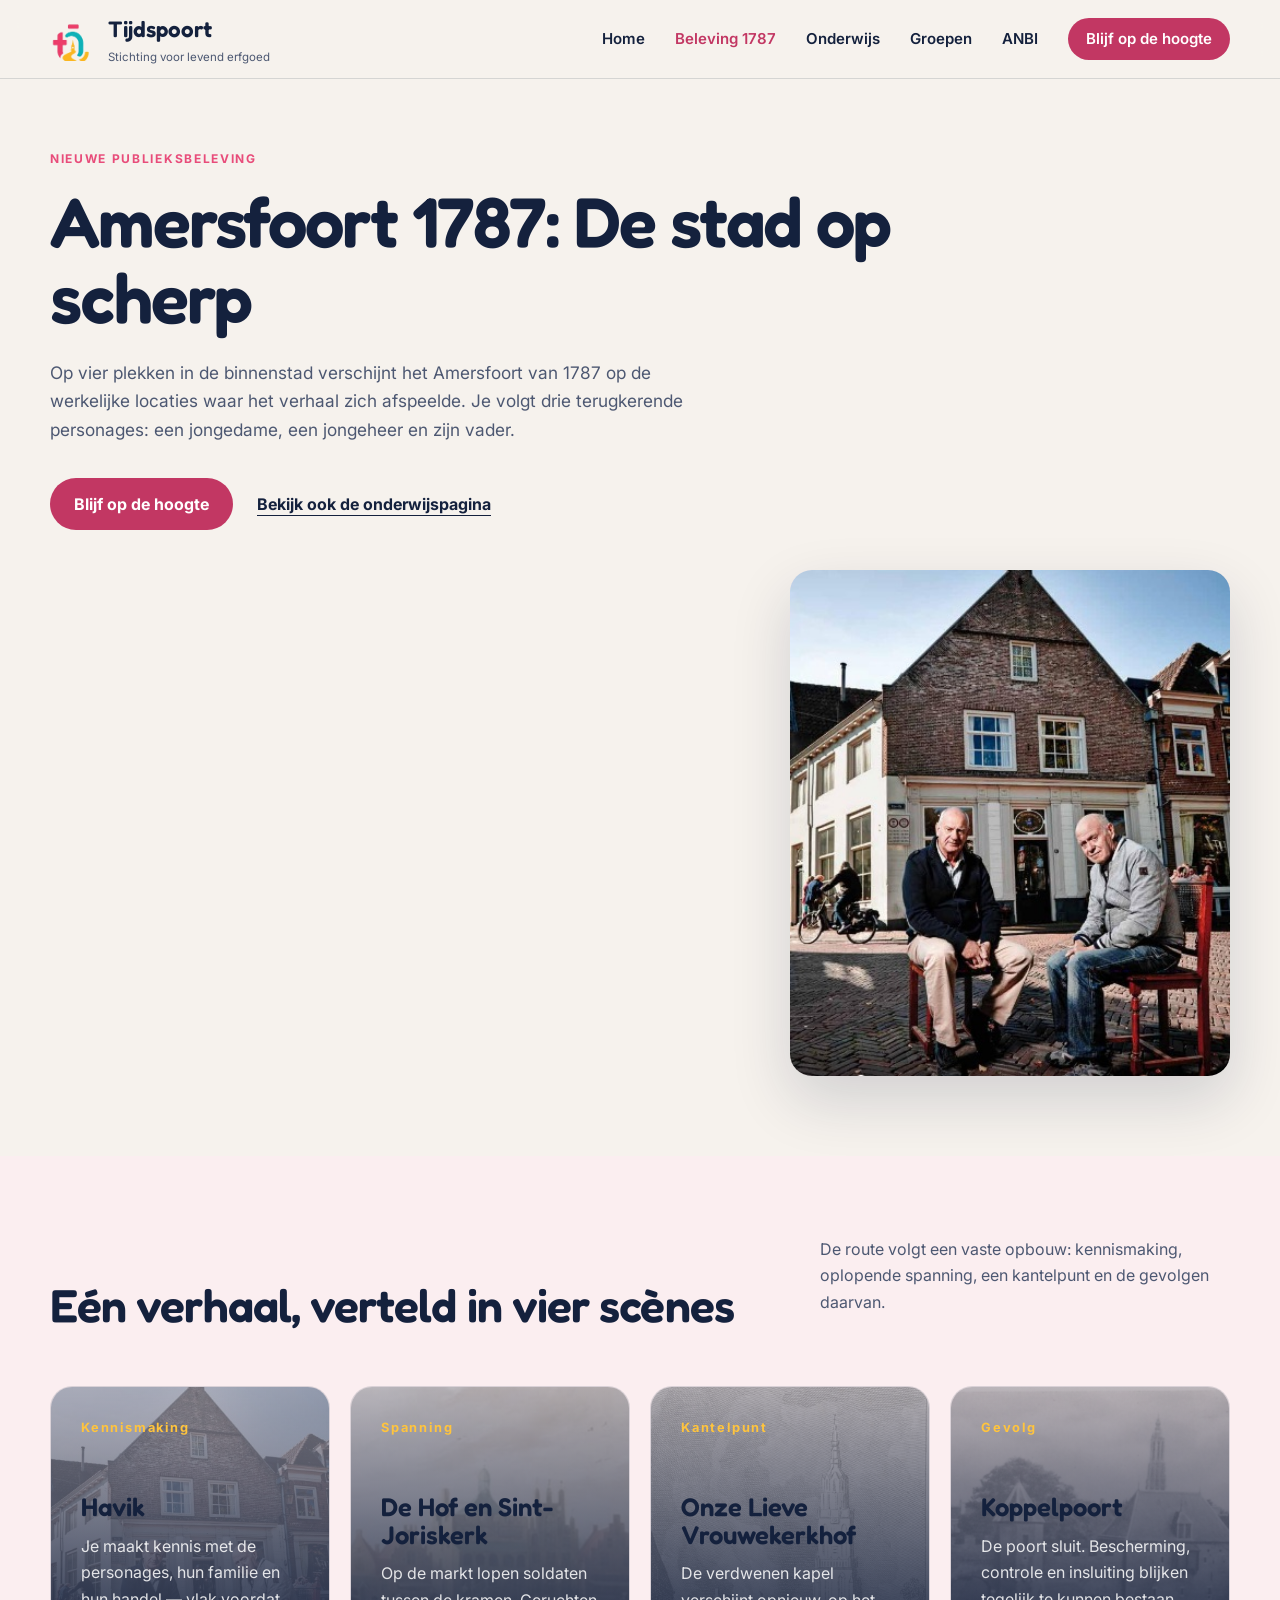
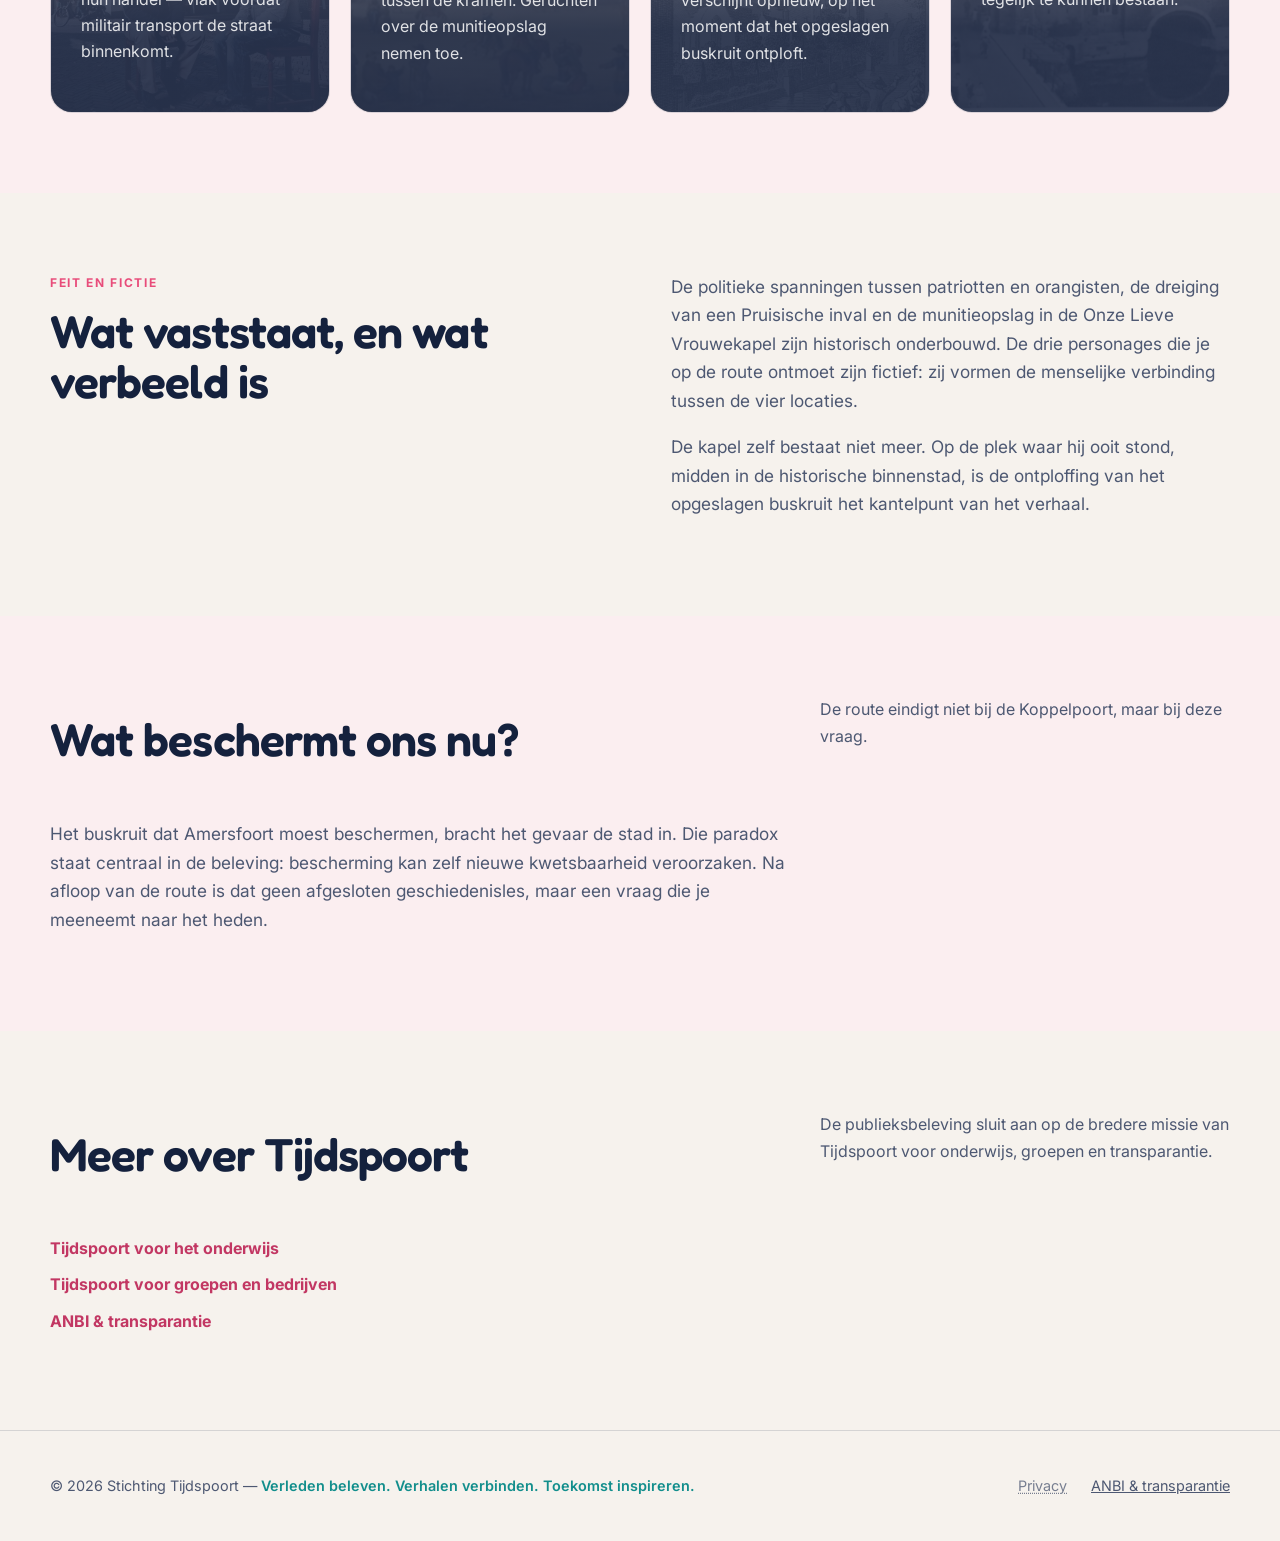
<file: beleving-1787.html>
<!DOCTYPE html>
<html lang="nl">
<head>
  <meta charset="UTF-8">
  <meta name="viewport" content="width=device-width, initial-scale=1.0">
  <meta name="description" content="Amersfoort 1787: een locatiegebonden VR-beleving langs Havik, De Hof, Onze Lieve Vrouwekerkhof en de Koppelpoort, verteld in vier scènes van één verhaal.">
  <title>Beleving 1787 | Stichting Tijdspoort</title>
  <link rel="icon" type="image/png" href="assets/images/logo-icon.png">
  <link rel="preconnect" href="https://fonts.googleapis.com">
  <link rel="preconnect" href="https://fonts.gstatic.com" crossorigin>
  <link href="https://fonts.googleapis.com/css2?family=Fredoka:wght@500;600;700&family=Inter:wght@400;500;600;700&display=swap" rel="stylesheet">
  <link rel="stylesheet" href="css/style.css?v=__ASSET_VERSION__">
  <script src="js/main.js" defer></script>
</head>
<body>
  <a class="skip-link" href="#main-content">Ga naar de inhoud</a>

  <header class="site-header">
    <div class="container header-inner">
      <a class="logo" href="index.html" aria-label="Stichting Tijdspoort">
        <span class="logo-mark"><img src="assets/images/logo-icon.png" alt=""></span>
        <span>
          <strong>Tijdspoort</strong>
          <small>Stichting voor levend erfgoed</small>
        </span>
      </a>

      <button class="menu-button" type="button" aria-expanded="false" aria-controls="main-nav">
        Menu
      </button>

      <nav id="main-nav" class="main-nav" aria-label="Hoofdnavigatie">
        <a href="index.html">Home</a>
        <a class="is-active" href="beleving-1787.html">Beleving 1787</a>
        <a href="onderwijs.html">Onderwijs</a>
        <a href="groepen-bedrijven.html">Groepen</a>
        <a href="anbi.html">ANBI</a>
        <a class="button button-small" href="mailto:info@tijdspoort.nl?subject=Belangstelling%20Amersfoort%201787">Blijf op de hoogte</a>
      </nav>
    </div>
  </header>

  <main id="main-content">
    <section class="page-hero section">
      <div class="container hero-grid">
        <div>
          <p class="eyebrow">Nieuwe publieksbeleving</p>
          <h1>Amersfoort 1787: De stad op scherp</h1>
          <p class="page-intro">
            Op vier plekken in de binnenstad verschijnt het Amersfoort van 1787 op de
            werkelijke locaties waar het verhaal zich afspeelde. Je volgt drie terugkerende
            personages: een jongedame, een jongeheer en zijn vader.
          </p>
          <div class="hero-actions">
            <a class="button" href="mailto:info@tijdspoort.nl?subject=Belangstelling%20Amersfoort%201787">Blijf op de hoogte</a>
            <a class="text-link" href="onderwijs.html">Bekijk ook de onderwijspagina</a>
          </div>
        </div>
        <div class="hero-side-card">
          <div class="media-frame" style="--ratio: 403 / 463;">
            <img src="assets/images/locaties/havik-47.jpg" alt="Havik 47, startpunt van de route in Amersfoort" loading="eager" decoding="async">
          </div>
        </div>
      </div>
    </section>

    <section class="page-section section-soft">
      <div class="container">
        <div class="section-heading">
          <h2>Eén verhaal, verteld in vier scènes</h2>
          <p>De route volgt een vaste opbouw: kennismaking, oplopende spanning, een kantelpunt en de gevolgen daarvan.</p>
        </div>

        <div class="cards-grid">
          <article class="feature-card feature-card--havik">
            <span class="step">Kennismaking</span>
            <h3>Havik</h3>
            <p>Je maakt kennis met de personages, hun familie en hun handel — vlak voordat militair transport de straat binnenkomt.</p>
          </article>
          <article class="feature-card feature-card--hof">
            <span class="step">Spanning</span>
            <h3>De Hof en Sint-Joriskerk</h3>
            <p>Op de markt lopen soldaten tussen de kramen. Geruchten over de munitieopslag nemen toe.</p>
          </article>
          <article class="feature-card feature-card--toren">
            <span class="step">Kantelpunt</span>
            <h3>Onze Lieve Vrouwekerkhof</h3>
            <p>De verdwenen kapel verschijnt opnieuw, op het moment dat het opgeslagen buskruit ontploft.</p>
          </article>
          <article class="feature-card feature-card--koppelpoort">
            <span class="step">Gevolg</span>
            <h3>Koppelpoort</h3>
            <p>De poort sluit. Bescherming, controle en insluiting blijken tegelijk te kunnen bestaan.</p>
          </article>
        </div>
      </div>
    </section>

    <section class="page-section">
      <div class="container split-layout">
        <div>
          <p class="eyebrow">Feit en fictie</p>
          <h2>Wat vaststaat, en wat verbeeld is</h2>
        </div>
        <div class="prose">
          <p>
            De politieke spanningen tussen patriotten en orangisten, de dreiging van een
            Pruisische inval en de munitieopslag in de Onze Lieve Vrouwekapel zijn historisch
            onderbouwd. De drie personages die je op de route ontmoet zijn fictief: zij vormen
            de menselijke verbinding tussen de vier locaties.
          </p>
          <p>
            De kapel zelf bestaat niet meer. Op de plek waar hij ooit stond, midden in de
            historische binnenstad, is de ontploffing van het opgeslagen buskruit het
            kantelpunt van het verhaal.
          </p>
        </div>
      </div>
    </section>

    <section class="page-section section-soft">
      <div class="container">
        <div class="section-heading">
          <h2>Wat beschermt ons nu?</h2>
          <p>De route eindigt niet bij de Koppelpoort, maar bij deze vraag.</p>
        </div>
        <div class="prose">
          <p>
            Het buskruit dat Amersfoort moest beschermen, bracht het gevaar de stad in. Die
            paradox staat centraal in de beleving: bescherming kan zelf nieuwe kwetsbaarheid
            veroorzaken. Na afloop van de route is dat geen afgesloten geschiedenisles, maar
            een vraag die je meeneemt naar het heden.
          </p>
        </div>
      </div>
    </section>

    <section class="page-section">
      <div class="container">
        <div class="section-heading">
          <h2>Meer over Tijdspoort</h2>
          <p>De publieksbeleving sluit aan op de bredere missie van Tijdspoort voor onderwijs, groepen en transparantie.</p>
        </div>

        <ul class="link-list">
          <li><a href="onderwijs.html">Tijdspoort voor het onderwijs</a></li>
          <li><a href="groepen-bedrijven.html">Tijdspoort voor groepen en bedrijven</a></li>
          <li><a href="anbi.html">ANBI &amp; transparantie</a></li>
        </ul>
      </div>
    </section>
  </main>

  <footer class="site-footer">
    <div class="container footer-inner">
      <p>
        © <span id="current-year"></span> Stichting Tijdspoort —
        <span class="footer-tagline">Verleden beleven. Verhalen verbinden. Toekomst inspireren.</span>
      </p>
      <div>
        <a class="footer-link-placeholder" href="#" aria-disabled="true" title="Binnenkort beschikbaar">Privacy</a>
        <a href="anbi.html">ANBI &amp; transparantie</a>
      </div>
    </div>
  </footer>
</body>
</html>
</file>
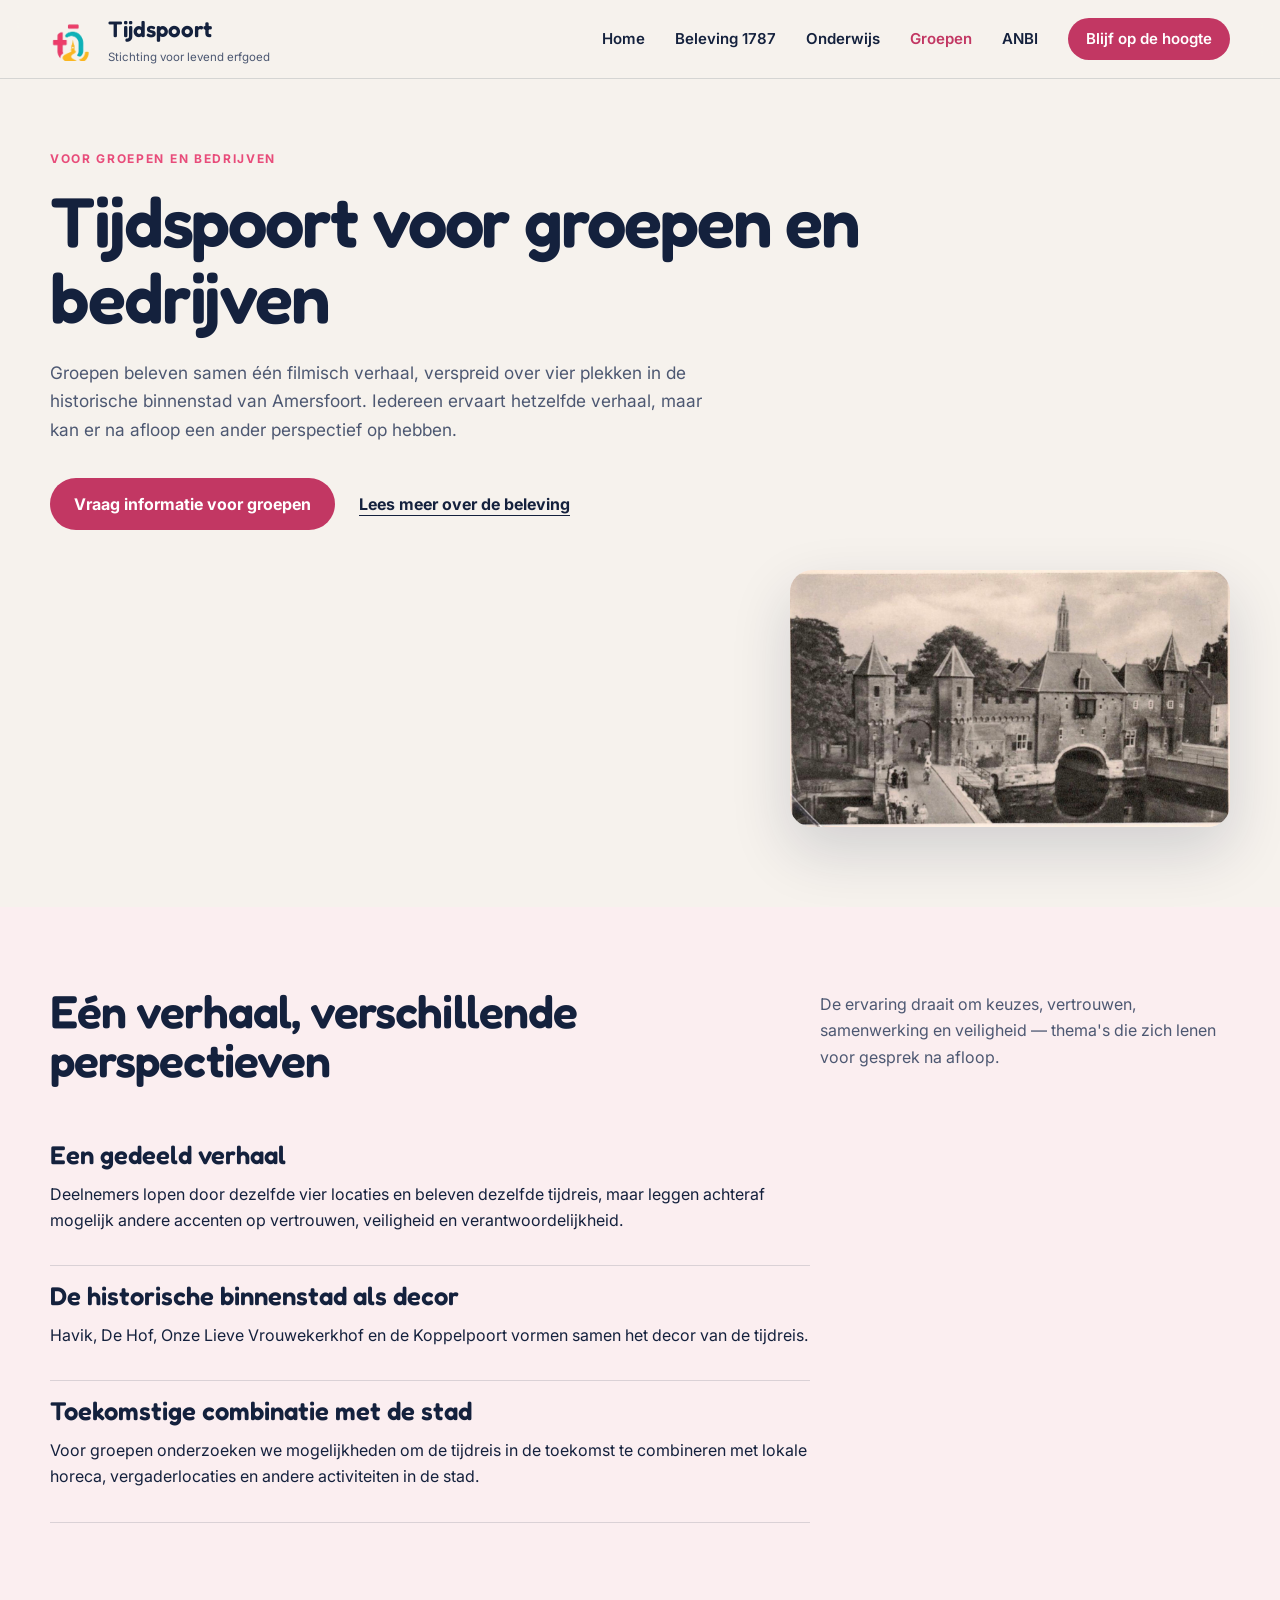
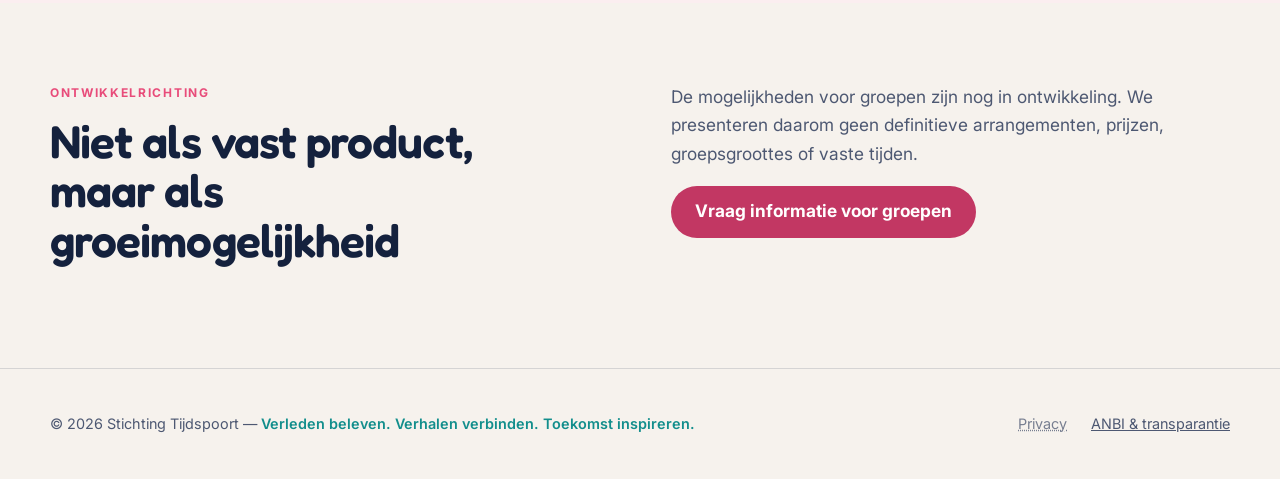
<file: groepen-bedrijven.html>
<!DOCTYPE html>
<html lang="nl">
<head>
  <meta charset="UTF-8">
  <meta name="viewport" content="width=device-width, initial-scale=1.0">
  <meta name="description" content="Ontdek hoe Tijdspoort groepen en bedrijven kan inspireren met een gezamenlijke historische tijdreis door Amersfoort 1787.">
  <title>Tijdspoort voor groepen en bedrijven | Stichting Tijdspoort</title>
  <link rel="icon" type="image/png" href="assets/images/logo-icon.png">
  <link rel="preconnect" href="https://fonts.googleapis.com">
  <link rel="preconnect" href="https://fonts.gstatic.com" crossorigin>
  <link href="https://fonts.googleapis.com/css2?family=Fredoka:wght@500;600;700&family=Inter:wght@400;500;600;700&display=swap" rel="stylesheet">
  <link rel="stylesheet" href="css/style.css?v=__ASSET_VERSION__">
  <script src="js/main.js?v=__ASSET_VERSION__" defer></script>
</head>
<body>
  <a class="skip-link" href="#main-content">Ga naar de inhoud</a>

  <header class="site-header">
    <div class="container header-inner">
      <a class="logo" href="index.html" aria-label="Stichting Tijdspoort">
        <span class="logo-mark"><img src="assets/images/logo-icon.png" alt=""></span>
        <span>
          <strong>Tijdspoort</strong>
          <small>Stichting voor levend erfgoed</small>
        </span>
      </a>

      <button class="menu-button" type="button" aria-expanded="false" aria-controls="main-nav">
        Menu
      </button>

      <nav id="main-nav" class="main-nav" aria-label="Hoofdnavigatie">
        <a href="index.html">Home</a>
        <a href="beleving-1787.html">Beleving 1787</a>
        <a href="onderwijs.html">Onderwijs</a>
        <a class="is-active" href="groepen-bedrijven.html">Groepen</a>
        <a href="anbi.html">ANBI</a>
        <a class="button button-small" href="mailto:info@tijdspoort.nl?subject=Informatie%20groepsbezoek%20Tijdspoort">Blijf op de hoogte</a>
      </nav>
    </div>
  </header>

  <main id="main-content">
    <section class="page-hero section">
      <div class="container hero-grid">
        <div>
          <p class="eyebrow">Voor groepen en bedrijven</p>
          <h1>Tijdspoort voor groepen en bedrijven</h1>
          <p class="page-intro">
            Groepen beleven samen één filmisch verhaal, verspreid over vier plekken in de
            historische binnenstad van Amersfoort. Iedereen ervaart hetzelfde verhaal, maar
            kan er na afloop een ander perspectief op hebben.
          </p>
          <div class="hero-actions">
            <a class="button" href="mailto:info@tijdspoort.nl?subject=Informatie%20groepsbezoek%20Tijdspoort">Vraag informatie voor groepen</a>
            <a class="text-link" href="beleving-1787.html">Lees meer over de beleving</a>
          </div>
        </div>
        <div class="hero-side-card">
          <div class="media-frame" style="--ratio: 1400 / 815;">
            <img src="assets/images/locaties/koppelpoort.jpg" alt="Koppelpoort als historische locatie in Amersfoort" loading="eager" decoding="async">
          </div>
        </div>
      </div>
    </section>

    <section class="page-section section-soft">
      <div class="container">
        <div class="section-heading">
          <h2>Eén verhaal, verschillende perspectieven</h2>
          <p>De ervaring draait om keuzes, vertrouwen, samenwerking en veiligheid — thema's die zich lenen voor gesprek na afloop.</p>
        </div>

        <div class="info-list">
          <div>
            <h3>Een gedeeld verhaal</h3>
            <p>Deelnemers lopen door dezelfde vier locaties en beleven dezelfde tijdreis, maar leggen achteraf mogelijk andere accenten op vertrouwen, veiligheid en verantwoordelijkheid.</p>
          </div>
          <div>
            <h3>De historische binnenstad als decor</h3>
            <p>Havik, De Hof, Onze Lieve Vrouwekerkhof en de Koppelpoort vormen samen het decor van de tijdreis.</p>
          </div>
          <div>
            <h3>Toekomstige combinatie met de stad</h3>
            <p>Voor groepen onderzoeken we mogelijkheden om de tijdreis in de toekomst te combineren met lokale horeca, vergaderlocaties en andere activiteiten in de stad.</p>
          </div>
        </div>
      </div>
    </section>

    <section class="page-section">
      <div class="container split-layout">
        <div>
          <p class="eyebrow">Ontwikkelrichting</p>
          <h2>Niet als vast product, maar als groeimogelijkheid</h2>
        </div>
        <div class="prose">
          <p>
            De mogelijkheden voor groepen zijn nog in ontwikkeling. We presenteren daarom geen
            definitieve arrangementen, prijzen, groepsgroottes of vaste tijden.
          </p>
          <a class="button" href="mailto:info@tijdspoort.nl?subject=Informatie%20groepsbezoek%20Tijdspoort">Vraag informatie voor groepen</a>
        </div>
      </div>
    </section>
  </main>

  <footer class="site-footer">
    <div class="container footer-inner">
      <p>
        © <span id="current-year"></span> Stichting Tijdspoort —
        <span class="footer-tagline">Verleden beleven. Verhalen verbinden. Toekomst inspireren.</span>
      </p>
      <div>
        <a class="footer-link-placeholder" href="#" aria-disabled="true" title="Binnenkort beschikbaar">Privacy</a>
        <a href="anbi.html">ANBI &amp; transparantie</a>
      </div>
    </div>
  </footer>
</body>
</html>
</file>
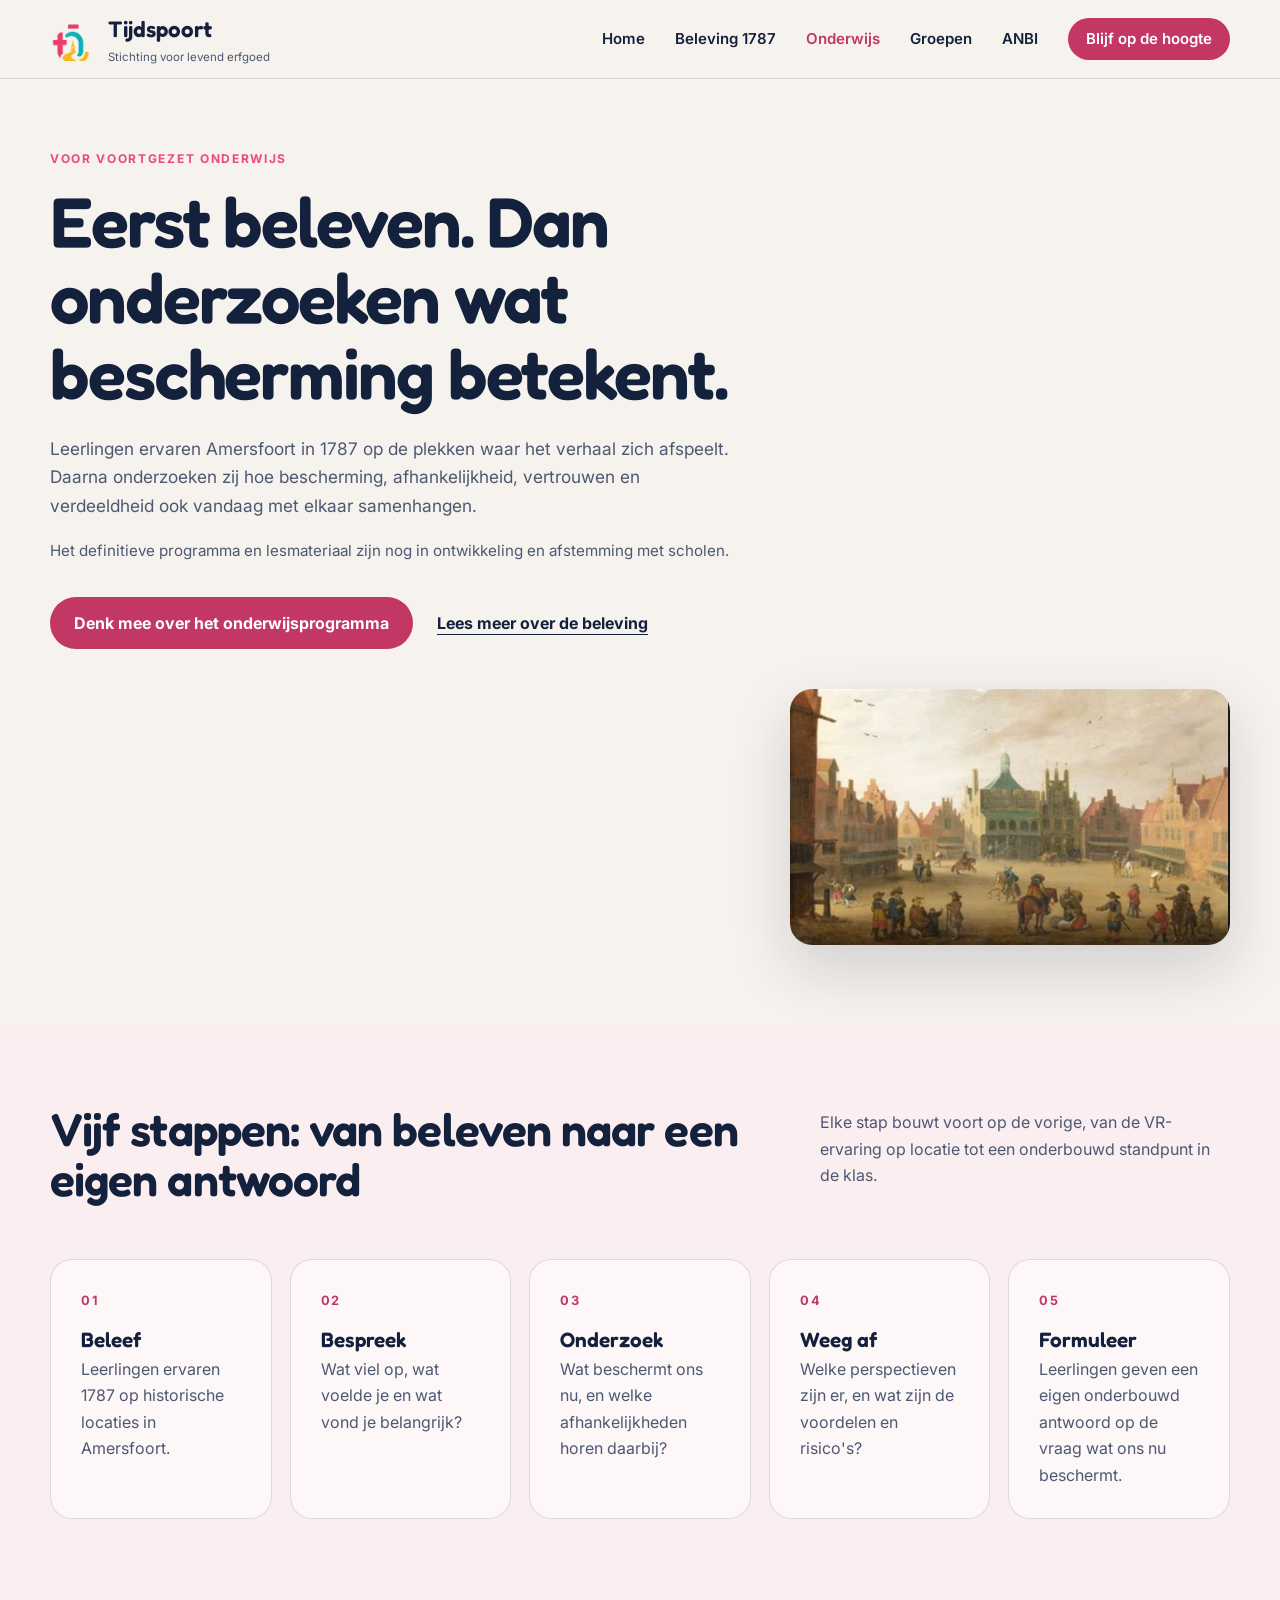
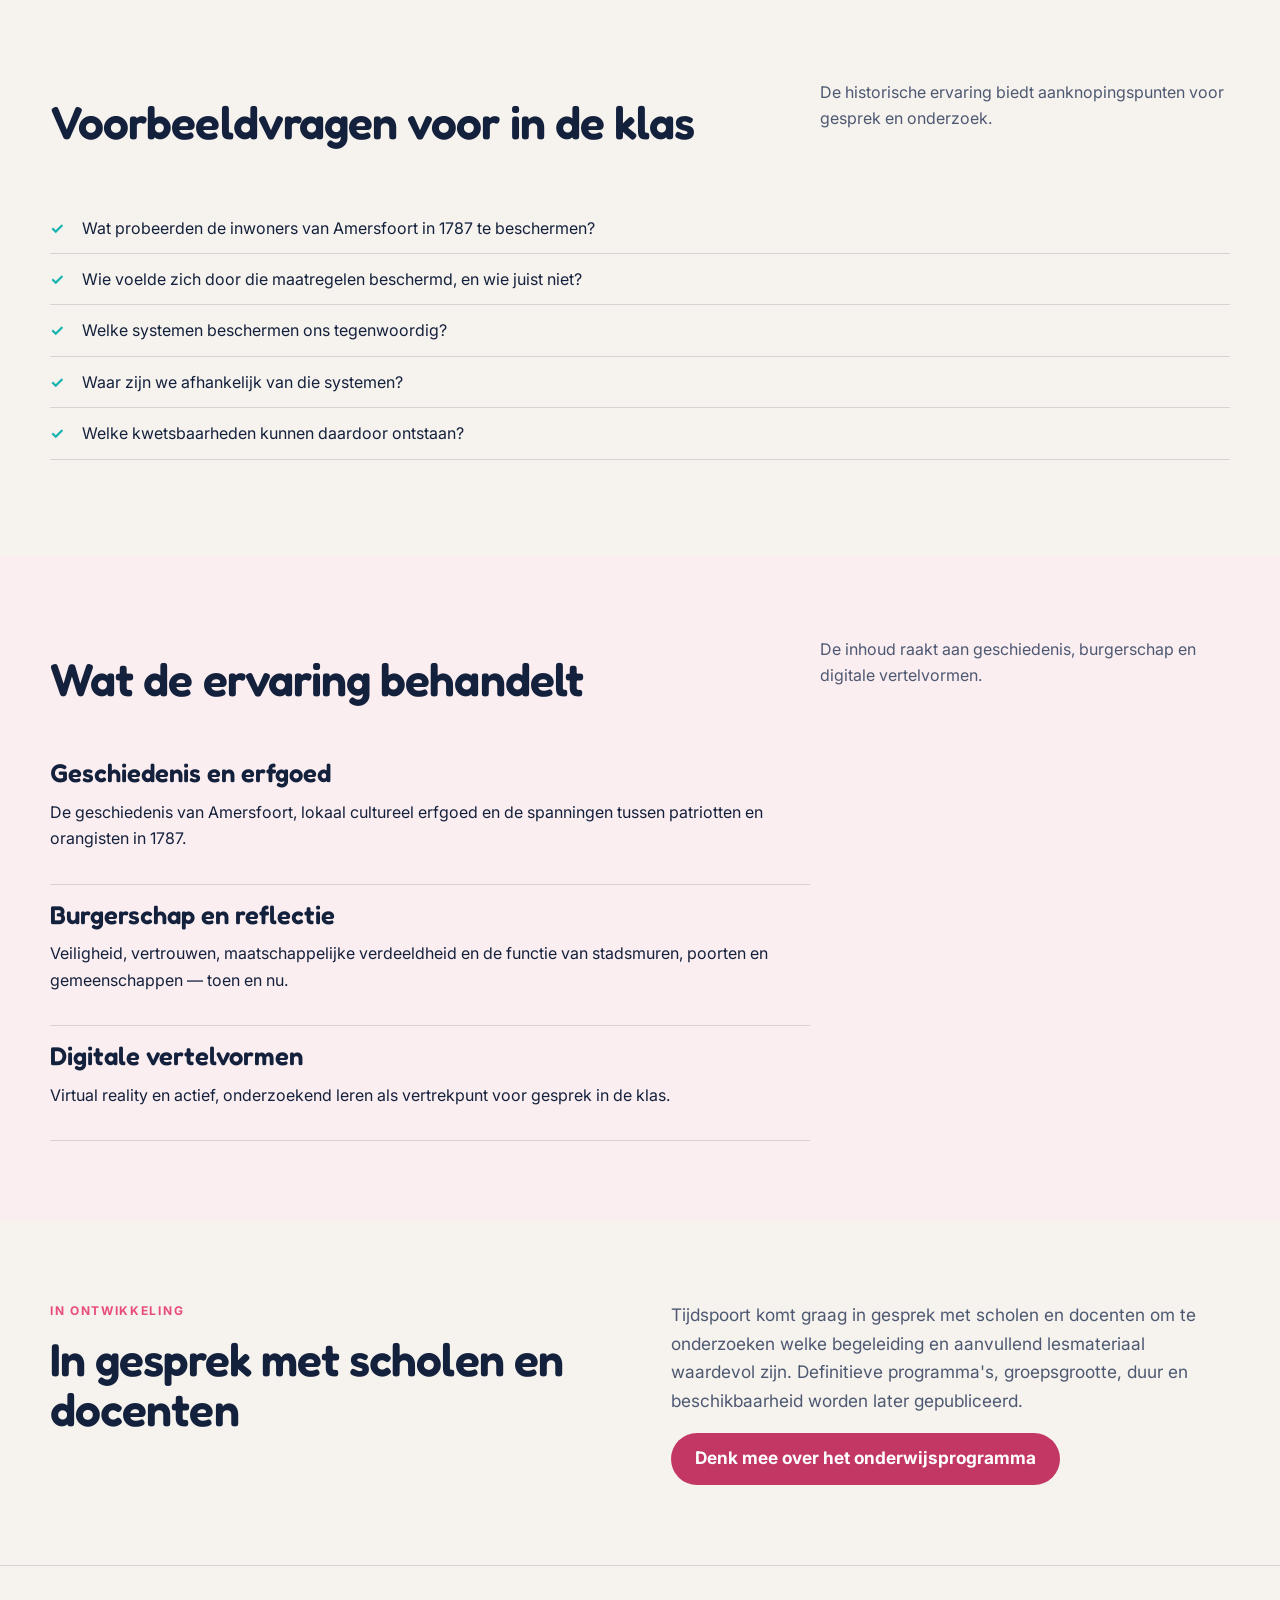
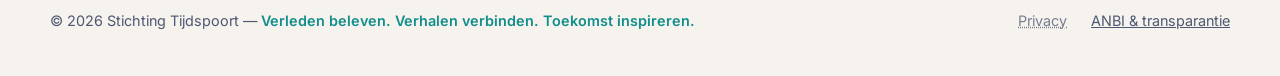
<file: onderwijs.html>
<!DOCTYPE html>
<html lang="nl">
<head>
  <meta charset="UTF-8">
  <meta name="viewport" content="width=device-width, initial-scale=1.0">
  <meta name="description" content="Leerlingen beleven Amersfoort in 1787 op locatie en onderzoeken daarna via vijf stappen wat bescherming, vertrouwen en afhankelijkheid vandaag betekenen.">
  <title>Tijdspoort voor het onderwijs | Stichting Tijdspoort</title>
  <link rel="icon" type="image/png" href="assets/images/logo-icon.png">
  <link rel="preconnect" href="https://fonts.googleapis.com">
  <link rel="preconnect" href="https://fonts.gstatic.com" crossorigin>
  <link href="https://fonts.googleapis.com/css2?family=Fredoka:wght@500;600;700&family=Inter:wght@400;500;600;700&display=swap" rel="stylesheet">
  <link rel="stylesheet" href="css/style.css?v=__ASSET_VERSION__">
  <script src="js/main.js?v=__ASSET_VERSION__" defer></script>
</head>
<body>
  <a class="skip-link" href="#main-content">Ga naar de inhoud</a>

  <header class="site-header">
    <div class="container header-inner">
      <a class="logo" href="index.html" aria-label="Stichting Tijdspoort">
        <span class="logo-mark"><img src="assets/images/logo-icon.png" alt=""></span>
        <span>
          <strong>Tijdspoort</strong>
          <small>Stichting voor levend erfgoed</small>
        </span>
      </a>

      <button class="menu-button" type="button" aria-expanded="false" aria-controls="main-nav">
        Menu
      </button>

      <nav id="main-nav" class="main-nav" aria-label="Hoofdnavigatie">
        <a href="index.html">Home</a>
        <a href="beleving-1787.html">Beleving 1787</a>
        <a class="is-active" href="onderwijs.html">Onderwijs</a>
        <a href="groepen-bedrijven.html">Groepen</a>
        <a href="anbi.html">ANBI</a>
        <a class="button button-small" href="mailto:info@tijdspoort.nl?subject=Informatie%20onderwijsprogramma%20Tijdspoort">Blijf op de hoogte</a>
      </nav>
    </div>
  </header>

  <main id="main-content">
    <section class="page-hero section">
      <div class="container hero-grid">
        <div>
          <p class="eyebrow">Voor voortgezet onderwijs</p>
          <h1>Eerst beleven. Dan onderzoeken wat bescherming betekent.</h1>
          <p class="page-intro">
            Leerlingen ervaren Amersfoort in 1787 op de plekken waar het verhaal zich
            afspeelt. Daarna onderzoeken zij hoe bescherming, afhankelijkheid, vertrouwen
            en verdeeldheid ook vandaag met elkaar samenhangen.
          </p>
          <p class="note" style="margin-top: 4px;">Het definitieve programma en lesmateriaal zijn nog in ontwikkeling en afstemming met scholen.</p>
          <div class="hero-actions">
            <a class="button" href="mailto:info@tijdspoort.nl?subject=Informatie%20onderwijsprogramma%20Tijdspoort">Denk mee over het onderwijsprogramma</a>
            <a class="text-link" href="beleving-1787.html">Lees meer over de beleving</a>
          </div>
        </div>
        <div class="hero-side-card">
          <div class="media-frame" style="--ratio: 1400 / 815;">
            <img src="assets/images/locaties/de-hof.jpg" alt="Historische plek De Hof in Amersfoort" loading="eager" decoding="async">
          </div>
        </div>
      </div>
    </section>

    <section class="page-section section-soft">
      <div class="container">
        <div class="section-heading">
          <h2>Vijf stappen: van beleven naar een eigen antwoord</h2>
          <p>Elke stap bouwt voort op de vorige, van de VR-ervaring op locatie tot een onderbouwd standpunt in de klas.</p>
        </div>

        <div class="steps-grid steps-grid--five">
          <div class="person-card">
            <span class="step step-light">01</span>
            <h3>Beleef</h3>
            <p>Leerlingen ervaren 1787 op historische locaties in Amersfoort.</p>
          </div>
          <div class="person-card">
            <span class="step step-light">02</span>
            <h3>Bespreek</h3>
            <p>Wat viel op, wat voelde je en wat vond je belangrijk?</p>
          </div>
          <div class="person-card">
            <span class="step step-light">03</span>
            <h3>Onderzoek</h3>
            <p>Wat beschermt ons nu, en welke afhankelijkheden horen daarbij?</p>
          </div>
          <div class="person-card">
            <span class="step step-light">04</span>
            <h3>Weeg af</h3>
            <p>Welke perspectieven zijn er, en wat zijn de voordelen en risico's?</p>
          </div>
          <div class="person-card">
            <span class="step step-light">05</span>
            <h3>Formuleer</h3>
            <p>Leerlingen geven een eigen onderbouwd antwoord op de vraag wat ons nu beschermt.</p>
          </div>
        </div>
      </div>
    </section>

    <section class="page-section">
      <div class="container">
        <div class="section-heading">
          <h2>Voorbeeldvragen voor in de klas</h2>
          <p>De historische ervaring biedt aanknopingspunten voor gesprek en onderzoek.</p>
        </div>

        <ul class="check-list">
          <li>Wat probeerden de inwoners van Amersfoort in 1787 te beschermen?</li>
          <li>Wie voelde zich door die maatregelen beschermd, en wie juist niet?</li>
          <li>Welke systemen beschermen ons tegenwoordig?</li>
          <li>Waar zijn we afhankelijk van die systemen?</li>
          <li>Welke kwetsbaarheden kunnen daardoor ontstaan?</li>
        </ul>
      </div>
    </section>

    <section class="page-section section-soft">
      <div class="container">
        <div class="section-heading">
          <h2>Wat de ervaring behandelt</h2>
          <p>De inhoud raakt aan geschiedenis, burgerschap en digitale vertelvormen.</p>
        </div>

        <div class="info-list">
          <div>
            <h3>Geschiedenis en erfgoed</h3>
            <p>De geschiedenis van Amersfoort, lokaal cultureel erfgoed en de spanningen tussen patriotten en orangisten in 1787.</p>
          </div>
          <div>
            <h3>Burgerschap en reflectie</h3>
            <p>Veiligheid, vertrouwen, maatschappelijke verdeeldheid en de functie van stadsmuren, poorten en gemeenschappen — toen en nu.</p>
          </div>
          <div>
            <h3>Digitale vertelvormen</h3>
            <p>Virtual reality en actief, onderzoekend leren als vertrekpunt voor gesprek in de klas.</p>
          </div>
        </div>
      </div>
    </section>

    <section class="page-section">
      <div class="container split-layout">
        <div>
          <p class="eyebrow">In ontwikkeling</p>
          <h2>In gesprek met scholen en docenten</h2>
        </div>
        <div class="prose">
          <p>
            Tijdspoort komt graag in gesprek met scholen en docenten om te onderzoeken welke
            begeleiding en aanvullend lesmateriaal waardevol zijn. Definitieve programma's,
            groepsgrootte, duur en beschikbaarheid worden later gepubliceerd.
          </p>
          <a class="button" href="mailto:info@tijdspoort.nl?subject=Informatie%20onderwijsprogramma%20Tijdspoort">Denk mee over het onderwijsprogramma</a>
        </div>
      </div>
    </section>
  </main>

  <footer class="site-footer">
    <div class="container footer-inner">
      <p>
        © <span id="current-year"></span> Stichting Tijdspoort —
        <span class="footer-tagline">Verleden beleven. Verhalen verbinden. Toekomst inspireren.</span>
      </p>
      <div>
        <a class="footer-link-placeholder" href="#" aria-disabled="true" title="Binnenkort beschikbaar">Privacy</a>
        <a href="anbi.html">ANBI &amp; transparantie</a>
      </div>
    </div>
  </footer>
</body>
</html>
</file>
<file: css/style.css>
* {
  box-sizing: border-box;
}

:root {
  /* Tijdspoort huisstijl */
  --pink: #e84c7a;
  --pink-dark: #c23763;
  --yellow: #ffc43d;
  --teal: #17b3b1;
  --teal-dark: #128e8c;
  --navy: #14213d;

  --background: #f6f2ed;
  --surface: #ffffff;
  --surface-soft: #fbeef0;
  --text: var(--navy);
  --muted: #4d5872;
  --accent: var(--pink);
  --accent-dark: var(--pink-dark);
  --button-bg: var(--pink-dark);
  --button-bg-hover: #a62c54;
  --dark: var(--navy);
  --border: rgba(20, 33, 61, 0.14);
  --shadow: 0 24px 60px rgba(20, 33, 61, 0.16);
  --radius: 22px;
  --container: 1180px;
}

html {
  scroll-behavior: smooth;
}

body {
  margin: 0;
  font-family: "Inter", sans-serif;
  color: var(--text);
  background: var(--background);
  line-height: 1.65;
}

h1,
h2,
h3,
p {
  margin-top: 0;
}

h1,
h2,
h3 {
  font-family: "Fredoka", "Inter", sans-serif;
  font-weight: 600;
  line-height: 1.08;
}

h1 {
  max-width: 850px;
  margin-bottom: 24px;
  font-size: clamp(2.4rem, 5.5vw, 4.4rem);
  letter-spacing: -0.03em;
}

h2 {
  margin-bottom: 22px;
  font-size: clamp(1.9rem, 3.6vw, 3.2rem);
  letter-spacing: -0.02em;
}

h3 {
  margin-bottom: 12px;
  font-size: clamp(1.25rem, 2vw, 1.6rem);
}

a {
  color: inherit;
}

.container {
  width: min(calc(100% - 40px), var(--container));
  margin: 0 auto;
}

.skip-link {
  position: absolute;
  top: -100px;
  left: 20px;
  z-index: 999;
  padding: 12px 18px;
  background: white;
}

.skip-link:focus {
  top: 20px;
}

.button:focus-visible,
.text-link:focus-visible,
.main-nav a:focus-visible,
.menu-button:focus-visible,
.logo:focus-visible {
  outline: 3px solid var(--accent);
  outline-offset: 3px;
}

.site-header {
  position: sticky;
  top: 0;
  z-index: 100;
  border-bottom: 1px solid var(--border);
  background: rgba(246, 242, 237, 0.92);
  backdrop-filter: blur(14px);
}

.header-inner,
.footer-inner {
  display: flex;
  align-items: center;
  justify-content: space-between;
  min-height: 78px;
}

.logo {
  display: inline-flex;
  gap: 12px;
  align-items: center;
  text-decoration: none;
}

.logo-mark {
  display: grid;
  width: 46px;
  height: 46px;
  place-items: center;
  overflow: hidden;
}

.logo-mark img {
  display: block;
  width: 100%;
  height: 100%;
  object-fit: contain;
}

.logo strong,
.logo small {
  display: block;
}

.logo strong {
  font-family: "Fredoka", sans-serif;
  font-weight: 600;
  font-size: 1.4rem;
  color: var(--navy);
}

.logo small {
  color: var(--muted);
  font-size: 0.72rem;
}

.main-nav {
  display: flex;
  gap: 30px;
  align-items: center;
}

.main-nav a {
  text-decoration: none;
  font-size: 0.94rem;
  font-weight: 600;
}

.main-nav a.is-active {
  color: var(--accent-dark);
}

.menu-button {
  display: none;
}

.hero {
  display: grid;
  min-height: calc(100vh - 78px);
  align-items: center;
  padding: 90px 0;
  background:
    radial-gradient(circle at 90% 8%, rgba(255, 196, 61, 0.35), transparent 32%),
    radial-gradient(circle at 4% 12%, rgba(232, 76, 122, 0.22), transparent 30%),
    linear-gradient(135deg, #f9f5ef, #f0e6e2);
}

.hero-grid {
  display: grid;
  grid-template-columns: minmax(0, 1fr);
  gap: 70px;
  align-items: end;
}

.hero-layout {
  display: grid;
  grid-template-columns: minmax(0, 1fr) minmax(260px, 440px);
  gap: 50px;
  align-items: center;
}

.hero-theme {
  margin: -12px 0 0;
  color: var(--pink-dark);
  font-family: "Fredoka", "Inter", sans-serif;
  font-size: 1.2rem;
  font-weight: 600;
}

.section-dark .hero-theme {
  color: var(--yellow);
}

.hero-text {
  max-width: 68ch;
  color: var(--muted);
  font-size: clamp(1.05rem, 1.6vw, 1.3rem);
}

.hero-lead {
  max-width: 60ch;
  margin: -8px 0 0;
  color: var(--muted);
  font-size: clamp(1.02rem, 1.4vw, 1.15rem);
}

.hero-logo-preview {
  width: min(100%, 340px);
  margin-bottom: 28px;
}

.hero-actions {
  display: flex;
  flex-wrap: wrap;
  gap: 24px;
  align-items: center;
  margin-top: 34px;
}

.hero-card {
  position: relative;
  padding: 38px;
  overflow: hidden;
  border: 1px solid rgba(255,255,255,0.2);
  border-radius: var(--radius);
  color: white;
  background: var(--dark);
  box-shadow: var(--shadow);
  isolation: isolate;
}

.hero-card--familie::before {
  content: "";
  position: absolute;
  inset: 0;
  z-index: -2;
  background-image: url("../assets/images/locaties/havik-47-familie.jpg");
  background-repeat: no-repeat;
  background-position: center;
  background-size: cover;
  opacity: 0.4;
  filter: grayscale(35%);
}

.hero-card--familie::after {
  content: "";
  position: absolute;
  inset: 0;
  z-index: -1;
  background: linear-gradient(180deg, rgba(20, 33, 61, 0.35) 0%, rgba(20, 33, 61, 0.9) 75%);
}

.hero-card h2 {
  font-size: 2.6rem;
}

.card-label,
.eyebrow {
  margin-bottom: 14px;
  color: var(--accent);
  font-size: 0.75rem;
  font-weight: 700;
  letter-spacing: 0.14em;
  text-transform: uppercase;
}

.hero-card .card-label {
  color: var(--yellow);
}

.button {
  display: inline-flex;
  min-height: 52px;
  padding: 0 24px;
  align-items: center;
  justify-content: center;
  border: 0;
  border-radius: 999px;
  color: white;
  background: var(--button-bg);
  text-decoration: none;
  font-weight: 700;
  transition: transform 160ms ease, background 160ms ease;
}

.button:hover,
.button:focus-visible {
  background: var(--button-bg-hover);
  transform: translateY(-2px);
}

.button-small {
  min-height: 42px;
  padding: 0 18px;
}

.text-link {
  font-weight: 700;
  text-underline-offset: 5px;
}

.section {
  padding: 110px 0;
}

.section-dark {
  color: white;
  background: var(--dark);
}

.section-soft {
  background: var(--surface-soft);
}

.split-layout {
  display: grid;
  grid-template-columns: 0.95fr 1fr;
  gap: 90px;
}

.prose {
  max-width: 68ch;
  color: var(--muted);
  font-size: 1.08rem;
}

.prose p + p {
  margin-top: 18px;
}

.section-dark .prose {
  color: rgba(255,255,255,0.85);
}

.section-dark .section-heading p {
  color: rgba(255,255,255,0.85);
}

.section-heading {
  display: flex;
  gap: 40px;
  align-items: end;
  justify-content: space-between;
  margin-bottom: 55px;
}

.section-heading h2 {
  max-width: 720px;
  margin-bottom: 0;
}

.section-heading p {
  max-width: 410px;
  color: var(--muted);
}

.cards-grid,
.info-grid {
  display: grid;
  grid-template-columns: repeat(4, 1fr);
  gap: 20px;
}

.feature-card,
.info-grid > div {
  padding: 30px;
  border: 1px solid var(--border);
  border-radius: var(--radius);
}

.feature-card {
  position: relative;
  min-height: 250px;
  overflow: hidden;
  background: rgba(255,255,255,0.055);
  isolation: isolate;
}

/* Vervaagde sfeerfoto per locatie, geplaatst achter de tekst.
   Zolang het bijbehorende bestand in assets/images/locaties ontbreekt,
   blijft de kaart gewoon egaal donker (background-image faalt stil). */
.feature-card::before {
  content: "";
  position: absolute;
  inset: 0;
  z-index: -2;
  background-repeat: no-repeat;
  background-position: center;
  background-size: cover;
  opacity: 0.42;
  filter: grayscale(25%);
}

.feature-card::after {
  content: "";
  position: absolute;
  inset: 0;
  z-index: -1;
  background: linear-gradient(180deg, rgba(20, 33, 61, 0.28) 0%, rgba(20, 33, 61, 0.86) 75%);
}

.feature-card--havik::before {
  background-image: url("../assets/images/locaties/havik-47.jpg");
}

.feature-card--hof::before {
  background-image: url("../assets/images/locaties/de-hof.jpg");
}

.feature-card--toren::before {
  background-image: url("../assets/images/locaties/onze-lieve-vrouwetoren.jpg");
}

.feature-card--koppelpoort::before {
  background-image: url("../assets/images/locaties/koppelpoort.jpg");
}

.step {
  display: block;
  margin-bottom: 55px;
  color: var(--yellow);
  font-size: 0.8rem;
  font-weight: 700;
  letter-spacing: 0.14em;
}

.steps-grid {
  display: grid;
  grid-template-columns: repeat(3, 1fr);
  gap: 20px;
}

.step-light {
  margin-bottom: 18px;
  color: var(--pink-dark);
}

.feature-card p {
  color: rgba(255,255,255,0.85);
}

.check-list {
  padding: 0;
  list-style: none;
}

.check-list li {
  position: relative;
  padding: 12px 0 12px 32px;
  border-bottom: 1px solid var(--border);
}

.check-list li::before {
  position: absolute;
  left: 0;
  content: "✓";
  color: var(--teal);
  font-weight: 700;
}

.info-grid {
  grid-template-columns: repeat(3, 1fr);
}

.info-grid > div {
  background: rgba(255,255,255,0.45);
}

.quote {
  margin: 32px 0 0;
  padding: 24px 28px;
  border-left: 4px solid var(--accent);
  border-radius: 0 var(--radius) var(--radius) 0;
  background: var(--surface-soft);
  font-size: 1.1rem;
  font-style: italic;
}

.quote cite {
  display: block;
  margin-top: 12px;
  color: var(--muted);
  font-size: 0.9rem;
  font-style: normal;
  font-weight: 700;
}

.stats-grid {
  display: grid;
  grid-template-columns: repeat(3, 1fr);
  gap: 20px;
  margin-top: 45px;
}

.stat {
  padding: 26px;
  border: 1px solid rgba(255,255,255,0.16);
  border-radius: var(--radius);
  background: rgba(255,255,255,0.05);
}

.stat strong {
  display: block;
  margin-bottom: 6px;
  font-family: "Fredoka", "Inter", sans-serif;
  font-size: 1.9rem;
  color: var(--yellow);
}

.stat span {
  color: rgba(255,255,255,0.82);
  font-size: 0.95rem;
}

.team-grid {
  display: grid;
  grid-template-columns: repeat(2, 1fr);
  gap: 20px;
  margin-bottom: 24px;
}

.family-section {
  margin-bottom: 30px;
}

.family-section .eyebrow {
  margin-bottom: 14px;
}

.family-card {
  max-width: none;
}

.family-more {
  margin-top: 20px;
}

.family-more summary {
  display: inline-flex;
  gap: 10px;
  align-items: center;
  color: var(--accent-dark);
  font-size: 0.92rem;
  font-weight: 700;
  cursor: pointer;
  list-style: none;
}

.family-more summary::-webkit-details-marker {
  display: none;
}

.family-more summary::before {
  content: "+";
  display: inline-grid;
  width: 22px;
  height: 22px;
  flex-shrink: 0;
  place-items: center;
  border: 1px solid var(--accent-dark);
  border-radius: 50%;
  font-size: 1rem;
  line-height: 1;
}

.family-more[open] summary::before {
  content: "\2013";
}

.family-more summary:focus-visible {
  outline: 3px solid var(--accent);
  outline-offset: 3px;
  border-radius: 6px;
}

.family-more-content {
  margin-top: 18px;
  padding-top: 18px;
  border-top: 1px solid var(--border);
}

.family-card .family-more-content p {
  margin: 0 0 20px;
  color: var(--muted);
  line-height: 1.7;
}

.family-card .family-more-content p:last-of-type {
  margin-bottom: 0;
}

.family-more-photo {
  display: block;
  width: 100%;
  max-width: 220px;
  margin: 8px auto 0;
  border-radius: 16px;
  box-shadow: var(--shadow);
}

.person-card {
  padding: 30px;
  border: 1px solid var(--border);
  border-radius: var(--radius);
  background: rgba(255,255,255,0.55);
}

.person-card h3 {
  margin-bottom: 4px;
}

.person-role {
  display: block;
  margin-bottom: 12px;
  color: var(--accent-dark);
  font-size: 0.78rem;
  font-weight: 700;
  letter-spacing: 0.08em;
  text-transform: uppercase;
}

.person-card p {
  margin: 0;
  color: var(--muted);
}

.contact-card {
  display: flex;
  gap: 50px;
  align-items: center;
  justify-content: space-between;
  padding: 60px;
  border-radius: var(--radius);
  background: var(--surface);
  box-shadow: var(--shadow);
}

.contact-card > div {
  max-width: 760px;
}

.contact-card h2 {
  font-size: clamp(2.6rem, 5vw, 4rem);
}

.page-hero {
  padding: 70px 0 80px;
}

.page-hero .hero-grid {
  gap: 40px;
  align-items: center;
}

.page-hero .hero-side-card {
  display: flex;
  justify-content: flex-end;
  width: 100%;
}

/* Beeldkader met vaste beeldverhouding, voorkomt layout shift en dwingt
   consistente uitsnedes af. Verhouding per plaatsing via --ratio instellen. */
.media-frame {
  position: relative;
  overflow: hidden;
  width: min(100%, 440px);
  aspect-ratio: var(--ratio, 4 / 3);
  border-radius: var(--radius);
  box-shadow: var(--shadow);
  background: var(--surface-soft);
}

.media-frame img {
  display: block;
  width: 100%;
  height: 100%;
  object-fit: cover;
  object-position: var(--focal, center);
}

.media-frame--contain img {
  object-fit: contain;
}

/* Hero-video: het filmpje vult het rechterdeel van de hero en vloeit met een
   gradient over in de achtergrond. Op smalle schermen staat het als gewoon
   blok onder de tekst. */
.hero {
  position: relative;
  overflow: hidden;
}

.hero-media {
  position: relative;
  width: 100%;
  max-width: 440px;
  aspect-ratio: 3 / 4;
  justify-self: end;
  overflow: hidden;
}

.hero-media video,
.hero-media-fallback {
  position: absolute;
  inset: 0;
  width: 100%;
  height: 100%;
  object-fit: cover;
  object-position: center 20%;
}

.hero-media::before {
  content: "";
  position: absolute;
  inset: 0;
  z-index: 1;
  background: linear-gradient(90deg, #f6f2ed 0%, rgba(246, 242, 237, 0) 30%);
  pointer-events: none;
}

/* Doorlopende route: vier scènes met nummer, verbindingslijn en een subtiele
   historische kaart als achtergrond over de volledige sectie. */
#route {
  position: relative;
  overflow: hidden;
  isolation: isolate;
}

.route-map-background {
  position: absolute;
  inset: 6rem 0 0;
  z-index: 0;
  width: 100%;
  height: calc(100% - 6rem);
  object-fit: cover;
  object-position: center;
  opacity: 0.1;
  filter: grayscale(25%) saturate(70%);
  pointer-events: none;
}

#route > .container {
  position: relative;
  z-index: 1;
}

.route {
  position: relative;
}

.route-line {
  position: absolute;
  top: 0;
  bottom: 0;
  left: 22px;
  width: 2px;
  background: rgba(255, 255, 255, 0.14);
}

.route-line-fill {
  position: absolute;
  top: 0;
  left: 0;
  width: 100%;
  height: 0%;
  background: var(--yellow);
  transition: height 900ms ease;
}

.route-scene {
  position: relative;
  z-index: 1;
  overflow: hidden;
  display: grid;
  grid-template-columns: 46px minmax(0, 1fr);
  gap: 26px;
  padding: 34px 22px;
}

.route-scene:first-child {
  padding-top: 12px;
}

.route-scene:last-child {
  padding-bottom: 12px;
}

.route-scene-number {
  position: relative;
  z-index: 1;
  display: grid;
  width: 46px;
  height: 46px;
  place-items: center;
  border: 2px solid rgba(255, 255, 255, 0.25);
  border-radius: 50%;
  background: var(--dark);
  color: rgba(255, 255, 255, 0.6);
  font-family: "Fredoka", sans-serif;
  font-weight: 600;
  font-size: 0.95rem;
  transition: border-color 500ms ease, color 500ms ease;
}

.route-scene.is-active .route-scene-number {
  border-color: var(--yellow);
  color: var(--yellow);
}

.route-scene-body {
  position: relative;
  z-index: 1;
}

.route-scene h3 {
  margin-bottom: 8px;
  font-size: clamp(1.3rem, 2vw, 1.7rem);
}

.route-scene p {
  margin: 0;
  color: rgba(255, 255, 255, 0.82);
  max-width: 58ch;
}

.route-meta {
  margin: 40px 0 0;
  color: rgba(255, 255, 255, 0.68);
  font-size: 0.92rem;
}

/* Kantelpunt: compact, zonder beeld — typografie, kleur en negatieve ruimte. */
.turning-point {
  position: relative;
  overflow: hidden;
  display: flex;
  align-items: center;
  min-height: 560px;
  padding: 80px 0;
  background: var(--navy);
  color: white;
}

.turning-point-inner {
  position: relative;
  z-index: 1;
  width: 100%;
  max-width: 1000px;
}

.turning-point .eyebrow {
  color: var(--yellow);
}

.turning-point h2 {
  max-width: 16ch;
}

.turning-point-lead {
  max-width: 46ch;
  font-family: Georgia, "Times New Roman", serif;
  font-style: italic;
  font-size: clamp(1.2rem, 2vw, 1.5rem);
  color: rgba(255, 255, 255, 0.92);
}

.turning-point-prose {
  max-width: 56ch;
  margin-top: 20px;
  color: rgba(255, 255, 255, 0.78);
}

#kantelpunt .turning-point-inner h2 {
  width: 100%;
  max-width: none;
}

#kantelpunt .turning-point-prose {
  width: 100%;
  max-width: 70ch;
}

@media (min-width: 900px) {
  #kantelpunt .turning-point-inner h2 {
    white-space: nowrap;
  }
}

/* Reflectiefase: rustiger, turquoise als bewuste kleur voor onderwijs en toekomst. */
.reflection {
  background: var(--surface-soft);
  border-top: 4px solid var(--teal);
}

.reflection .eyebrow {
  color: var(--teal-dark);
}

.reflection-steps {
  display: flex;
  flex-wrap: wrap;
  gap: 10px 22px;
  margin: 20px 0 0;
  padding: 0;
  list-style: none;
  counter-reset: step;
}

.reflection-steps li {
  position: relative;
  padding-left: 24px;
  color: var(--navy);
  font-weight: 700;
}

.reflection-steps li::before {
  counter-increment: step;
  content: counter(step);
  position: absolute;
  left: 0;
  top: 0;
  color: var(--teal-dark);
  font-family: "Fredoka", sans-serif;
}

/* Vijfstappen educatieve route (Beleef, Bespreek, Onderzoek, Weeg af, Formuleer) */
.steps-grid--five {
  display: grid;
  grid-template-columns: repeat(5, minmax(0, 1fr));
  gap: 18px;
}

.steps-grid--five .person-card {
  display: flex;
  flex-direction: column;
}

.steps-grid--five h3 {
  font-size: 1.3rem;
}

.page-section {
  padding: 80px 0;
}

.page-intro {
  max-width: 62ch;
  color: var(--muted);
  font-size: 1.08rem;
}

.page-card,
.document-card {
  padding: 30px;
  border: 1px solid var(--border);
  border-radius: var(--radius);
  background: rgba(255,255,255,0.68);
}

.document-card {
  display: flex;
  flex-direction: column;
}

.info-list {
  display: grid;
  gap: 16px;
  max-width: 760px;
}

.info-list div {
  padding-bottom: 16px;
  border-bottom: 1px solid var(--border);
}

.info-list dt {
  margin-bottom: 6px;
  font-weight: 700;
  color: var(--navy);
}

.info-list dd {
  margin: 0;
  color: var(--muted);
}

.link-list {
  display: grid;
  gap: 10px;
  padding: 0;
  list-style: none;
}

.link-list a {
  color: var(--accent-dark);
  font-weight: 700;
  text-decoration: none;
}

.link-list a:hover,
.link-list a:focus-visible {
  text-decoration: underline;
}

.note {
  margin-top: 24px;
  color: var(--muted);
  font-size: 0.95rem;
}

.document-grid {
  display: grid;
  grid-template-columns: repeat(2, minmax(0, 1fr));
  gap: 20px;
}

.document-card h3 {
  margin-bottom: 10px;
}

.document-label {
  margin-bottom: 10px;
  color: var(--accent);
  font-size: 0.75rem;
  font-weight: 700;
  letter-spacing: 0.14em;
  text-transform: uppercase;
}

.document-status {
  display: inline-block;
  margin-top: 14px;
  padding: 8px 12px;
  border-radius: 999px;
  background: var(--surface-soft);
  color: var(--accent-dark);
  font-size: 0.9rem;
  font-weight: 700;
}

.document-link {
  display: inline-flex;
  align-items: center;
  align-self: flex-start;
  margin-top: auto;
  padding: 8px 16px;
  border-radius: 999px;
  background: var(--button-bg);
  color: white;
  text-decoration: none;
  font-size: 0.9rem;
  font-weight: 700;
  transition: background 160ms ease, transform 160ms ease;
}

.document-link:hover,
.document-link:focus-visible {
  background: var(--button-bg-hover);
  transform: translateY(-2px);
  outline: 3px solid var(--accent);
  outline-offset: 3px;
}

.site-footer {
  border-top: 1px solid var(--border);
}

.footer-inner {
  min-height: 110px;
  color: var(--muted);
  font-size: 0.9rem;
}

.footer-inner p {
  margin: 0;
}

.footer-tagline {
  color: var(--teal-dark);
  font-weight: 600;
}

.footer-inner div {
  display: flex;
  gap: 24px;
}

.footer-link-placeholder {
  cursor: default;
  text-decoration: underline dotted;
  opacity: 0.75;
}

/* Verbergt een blok volledig wanneer de inhoud nog niet publicatieklaar is. */
.is-hidden {
  display: none !important;
}

/* ANBI-pagina: paginaspecifieke aanpassingen, zonder de gedeelde klassen
   op andere pagina's te wijzigen. */
.page-anbi .page-section {
  padding: 56px 0;
}

.page-anbi .section-heading {
  display: block;
  margin-bottom: 26px;
}

.page-anbi .section-heading h2 {
  max-width: none;
  margin-bottom: 8px;
}

.page-anbi .section-heading p {
  max-width: 65ch;
}

.info-list--spaced {
  gap: 20px;
}

.page-section-tight {
  padding: 20px 0 40px;
}

.page-section-tight .note {
  margin: 0;
  font-size: 0.85rem;
}

/* Homepage: koptekst en toelichting onder elkaar in plaats van naast elkaar,
   zonder de gedeelde .section-heading/.split-layout op andere pagina's te wijzigen. */
.page-home .section-heading {
  display: block;
  margin-bottom: 40px;
}

.page-home .section-heading h2 {
  max-width: none;
  margin-bottom: 10px;
}

.page-home .section-heading p {
  max-width: 65ch;
}

.page-home .split-layout {
  display: block;
}

.page-home .split-layout > div:nth-child(2) {
  margin-top: 24px;
}

@media (max-width: 900px) {
  .menu-button {
    display: inline-flex;
    padding: 10px 14px;
    border: 1px solid var(--border);
    border-radius: 999px;
    background: transparent;
    font: inherit;
    font-weight: 700;
  }

  .main-nav {
    position: absolute;
    top: 78px;
    right: 20px;
    left: 20px;
    display: none;
    flex-direction: column;
    align-items: stretch;
    padding: 22px;
    border: 1px solid var(--border);
    border-radius: 16px;
    background: var(--surface);
    box-shadow: var(--shadow);
  }

  .main-nav.is-open {
    display: flex;
  }

  .hero-grid,
  .split-layout {
    grid-template-columns: 1fr;
    gap: 45px;
  }

  .hero-layout {
    grid-template-columns: minmax(0, 1fr) minmax(150px, 200px);
    gap: 24px;
    align-items: center;
  }

  .page-hero .hero-grid {
    gap: 30px;
  }

  .hero {
    min-height: auto;
  }

  .section-heading {
    display: block;
  }

  .cards-grid,
  .info-grid,
  .stats-grid,
  .team-grid,
  .steps-grid {
    grid-template-columns: repeat(2, 1fr);
  }

  .steps-grid--five {
    grid-template-columns: repeat(2, 1fr);
  }

  .hero-media {
    max-width: 200px;
  }

  .hero-media::before {
    display: none;
  }

  .turning-point {
    min-height: auto;
    padding: 64px 0;
  }

  .turning-point-inner {
    max-width: none;
  }

  .contact-card {
    display: block;
  }

  .contact-card .button {
    margin-top: 25px;
  }
}

@media (max-width: 600px) {
  .container {
    width: min(calc(100% - 28px), var(--container));
  }

  .section {
    padding: 78px 0;
  }

  .cards-grid,
  .info-grid,
  .stats-grid,
  .team-grid,
  .steps-grid,
  .steps-grid--five,
  .document-grid {
    grid-template-columns: 1fr;
  }

  .media-frame {
    width: 100%;
  }

  .hero-layout {
    grid-template-columns: minmax(0, 1fr) minmax(96px, 130px);
    gap: 14px;
  }

  .hero-media {
    max-width: 130px;
  }

  .turning-point {
    padding: 52px 0;
  }

  .turning-point::before {
    width: 70%;
    opacity: 0.08;
  }

  .route-map-background {
    opacity: 0.07;
    width: 160%;
    max-width: none;
    left: 50%;
    right: auto;
    transform: translateX(-50%);
  }

  .route-scene {
    grid-template-columns: 34px minmax(0, 1fr);
    gap: 16px;
    padding: 26px 16px;
  }

  .route-line {
    left: 16px;
  }

  .route-scene-number {
    width: 34px;
    height: 34px;
    font-size: 0.82rem;
  }

  .hero-card,
  .contact-card {
    padding: 28px;
  }

  .footer-inner {
    display: block;
    padding: 30px 0;
  }

  .footer-inner div {
    margin-top: 12px;
  }
  #stad .section-heading h2 {
  margin-bottom: 1rem;
}

#stad .section-heading > p {
  margin-top: 0;
}
.family-container {
  margin-top: 3rem;
}
}
</file>
